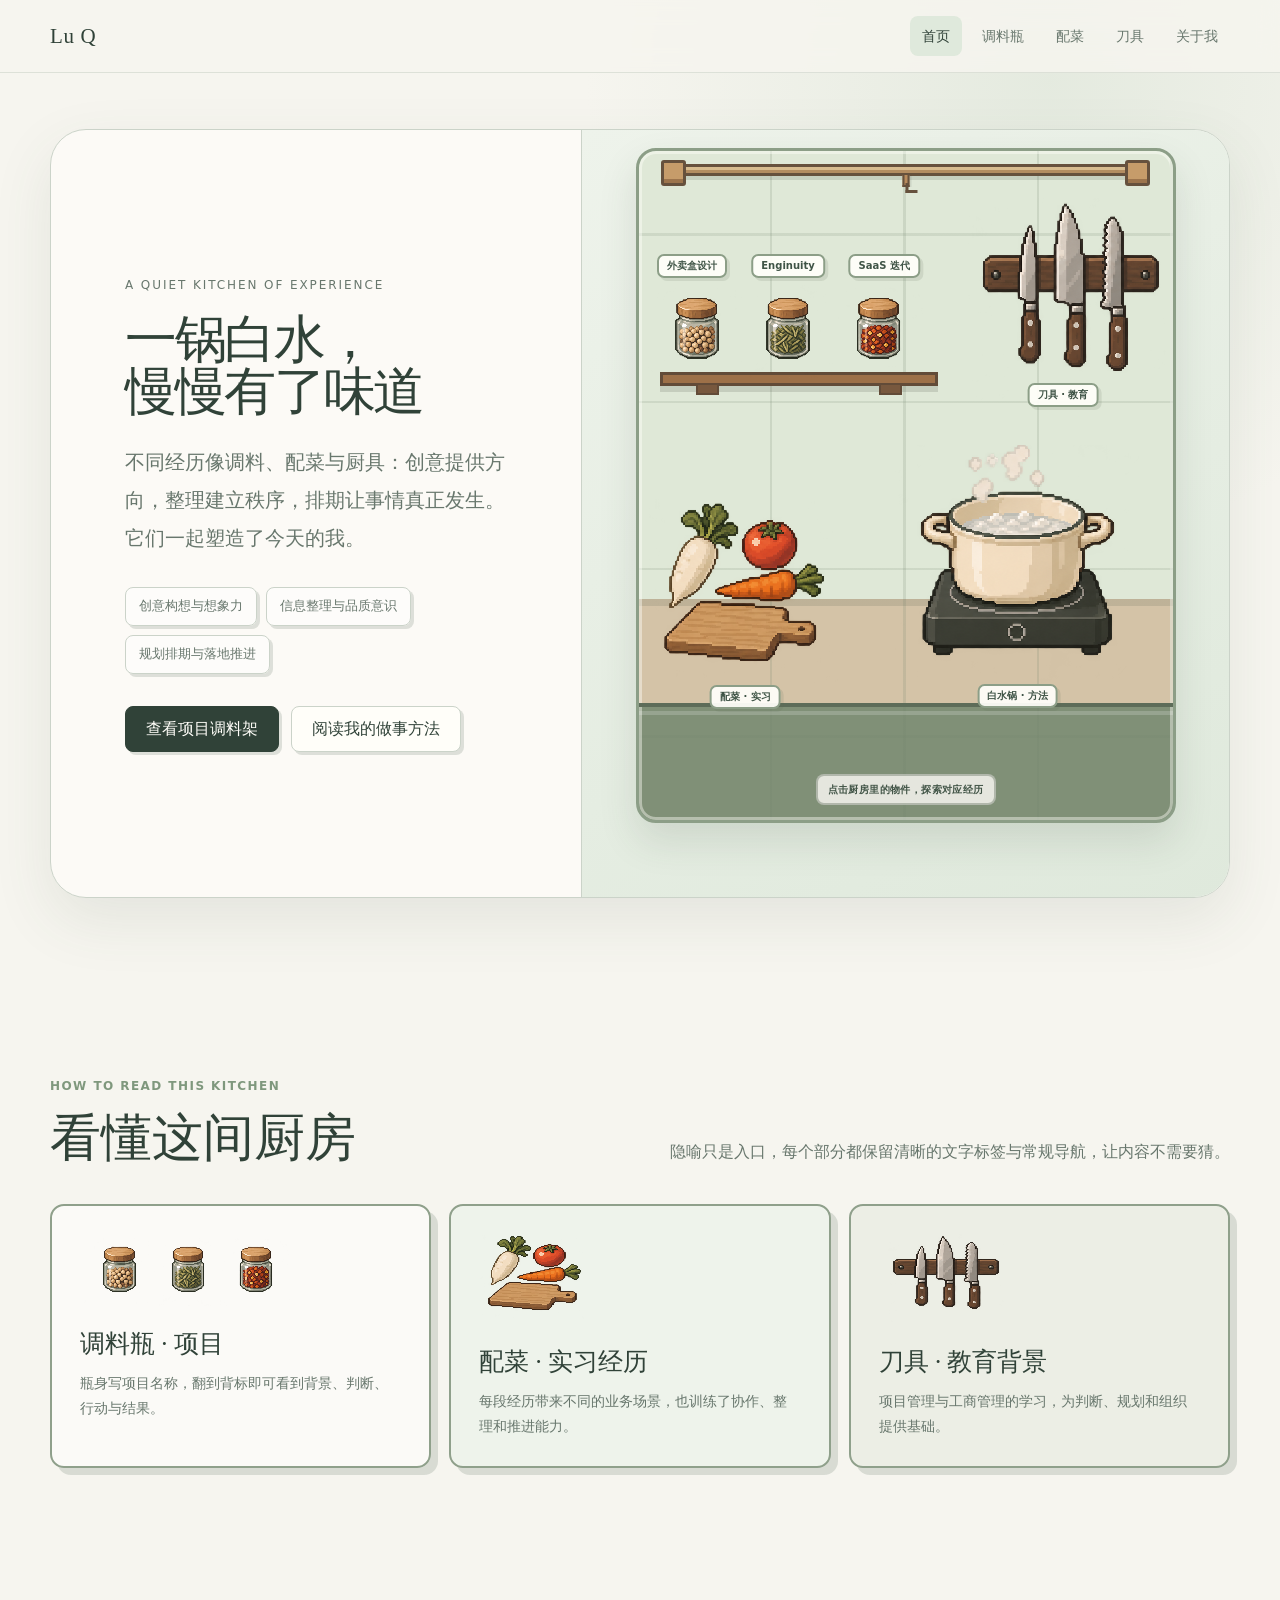
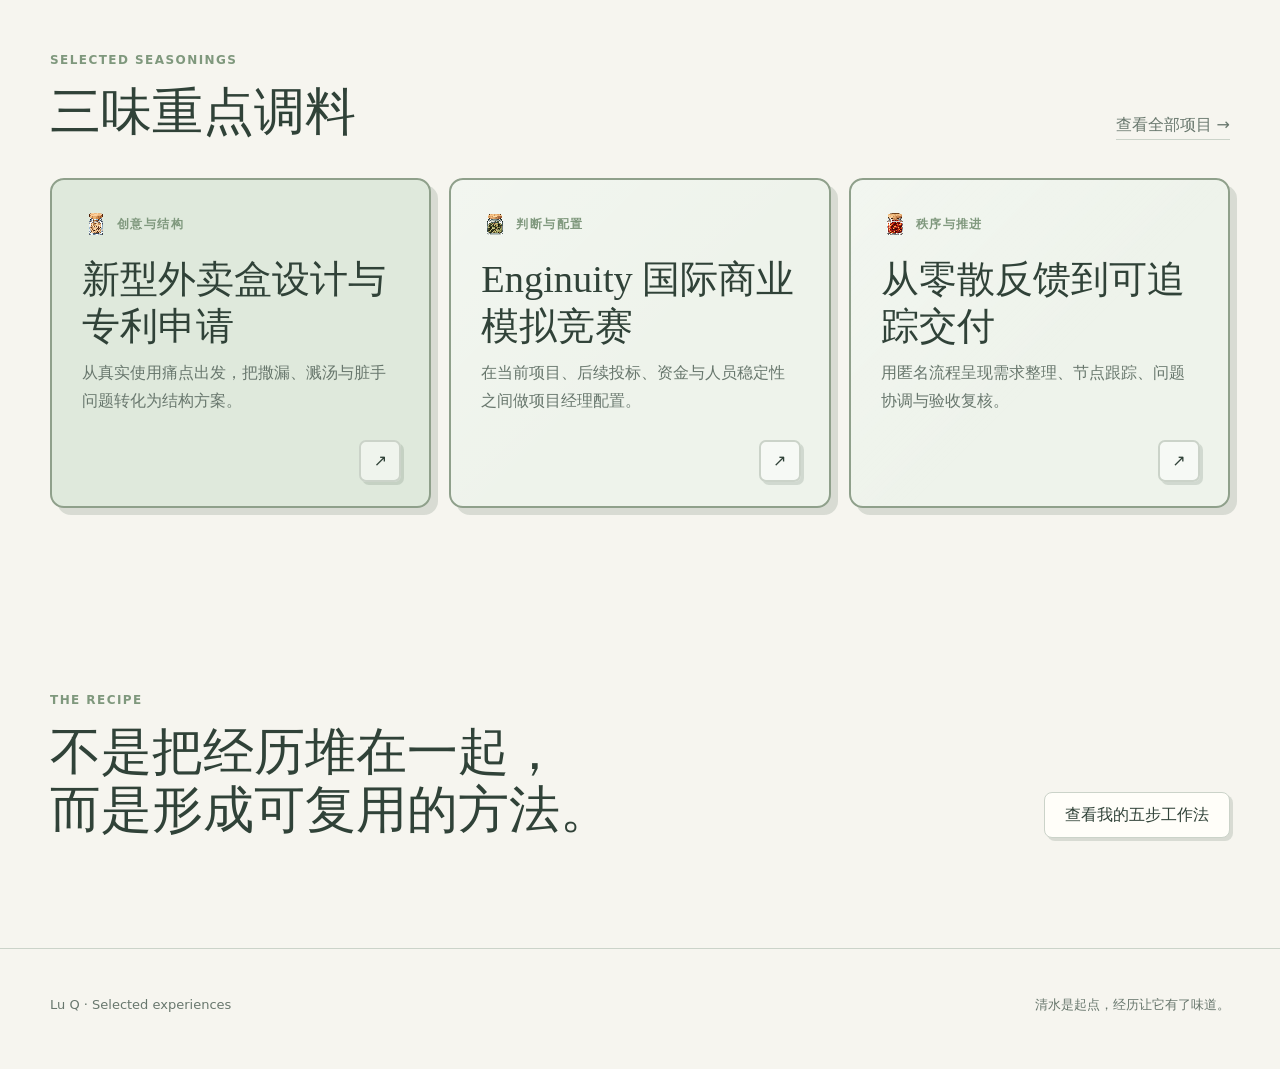
<file: index.html>
<!doctype html>
<html lang="zh-CN">
<head>
  <meta charset="utf-8">
  <meta name="viewport" content="width=device-width,initial-scale=1">
  <meta name="description" content="Lu Q 的个人作品集：创意构想、信息整理与项目推进。">
  <title>Lu Q · 一锅白水，慢慢有了味道</title>
  <link rel="icon" href="assets/favicon.svg" type="image/svg+xml">
  <link rel="stylesheet" href="assets/styles.css?v=20261102-scroll4">
</head>
<body>
  <a class="skip-link" href="#main">跳到主要内容</a>
  <header class="site-header">
    <div class="shell nav-wrap">
      <a class="brand" href="index.html">Lu Q</a>
      <nav class="nav" aria-label="主导航">
        <a href="index.html" aria-current="page">首页</a>
        <a href="projects.html">调料瓶</a>
        <a href="experience.html">配菜</a>
        <a href="education.html">刀具</a>
        <a href="about.html">关于我</a>
      </nav>
    </div>
  </header>

  <main id="main">
    <section class="home-hero">
      <div class="shell hero-panel">
        <div class="hero-copy">
          <p class="eyebrow">A quiet kitchen of experience</p>
          <h1 class="display">一锅白水，<br>慢慢有了味道</h1>
          <p class="lead">不同经历像调料、配菜与厨具：创意提供方向，整理建立秩序，排期让事情真正发生。它们一起塑造了今天的我。</p>
          <div class="trait-list" aria-label="个人特点">
            <span class="trait">创意构想与想象力</span>
            <span class="trait">信息整理与品质意识</span>
            <span class="trait">规划排期与落地推进</span>
          </div>
          <div class="actions">
            <a class="button primary" href="projects.html">查看项目调料架</a>
            <a class="button" href="about.html">阅读我的做事方法</a>
          </div>
        </div>

        <div class="kitchen-scene" aria-label="可以点击探索的像素厨房">
          <div class="pixel-kitchen">
            <div class="contact-scroll" data-contact-scroll>
              <button class="contact-scroll-trigger" type="button" aria-expanded="false" aria-controls="contact-scroll-sheet">
                <span class="contact-scroll-rod" aria-hidden="true"></span>
                <span class="contact-scroll-hook" aria-hidden="true"></span>
                <span class="visually-hidden">展开个人联系方式</span>
              </button>
              <div class="contact-scroll-sheet" id="contact-scroll-sheet" aria-label="个人联系方式">
                <div class="contact-scroll-paper">
                  <p class="contact-scroll-kicker">个人信息</p>
                  <div class="contact-scroll-content">
                    <dl>
                      <div><dt>姓名：</dt><dd>齐璐</dd></div>
                      <div><dt>邮箱：</dt><dd><a href="mailto:potatooo5@163.com">potatooo5@163.com</a></dd></div>
                      <div><dt>电话：</dt><dd><a href="tel:+8615531969280">155 3196 9280</a></dd></div>
                    </dl>
                    <img class="pixel-chef-hat" src="assets/chef-hat-pixel-v1.png?v=1" alt="" aria-hidden="true">
                  </div>
                  <p class="contact-scroll-note">将经历整理成方法，也把想法推进到下一步。</p>
                </div>
              </div>
            </div>
            <div class="pixel-shelf" aria-hidden="true"></div>
            <a class="pixel-object jar-one" href="project-food-box.html" aria-label="打开外卖盒设计与专利申请项目">
              <span class="pixel-sprite sprite-jar-one" aria-hidden="true"></span><span class="object-label">外卖盒设计</span>
            </a>
            <a class="pixel-object jar-two" href="project-enginuity.html" aria-label="打开 Enginuity 国际商业模拟竞赛项目">
              <span class="pixel-sprite sprite-jar-two" aria-hidden="true"></span><span class="object-label">Enginuity</span>
            </a>
            <a class="pixel-object jar-three" href="project-saas.html" aria-label="打开匿名 SaaS 迭代项目">
              <span class="pixel-sprite sprite-jar-three" aria-hidden="true"></span><span class="object-label">SaaS 迭代</span>
            </a>
            <a class="pixel-object knife-rack" href="education.html" aria-label="查看教育背景">
              <span class="pixel-sprite sprite-knives" aria-hidden="true"></span><span class="object-label">刀具 · 教育</span>
            </a>
            <a class="pixel-object ingredients" href="experience.html" aria-label="查看实习经历">
              <span class="pixel-sprite sprite-ingredients" aria-hidden="true"></span><span class="object-label">配菜 · 实习</span>
            </a>
            <a class="pixel-object simmer-pot" href="about.html" aria-label="查看我的做事方法">
              <span class="pixel-sprite sprite-pot" aria-hidden="true"></span><span class="object-label">白水锅 · 方法</span>
            </a>
            <p class="pixel-hint">点击厨房里的物件，探索对应经历</p>
          </div>
        </div>
      </div>
    </section>

    <section class="content-section compact">
      <div class="shell">
        <div class="section-head reveal">
          <div><p class="kicker">How to read this kitchen</p><h2 class="section-title">看懂这间厨房</h2></div>
          <p class="section-note">隐喻只是入口，每个部分都保留清晰的文字标签与常规导航，让内容不需要猜。</p>
        </div>
        <div class="metaphor-grid">
          <article class="metaphor-card reveal">
            <div class="metaphor-icon pixel-metaphor pixel-metaphor-jars" aria-hidden="true"></div>
            <h3>调料瓶 · 项目</h3>
            <p>瓶身写项目名称，翻到背标即可看到背景、判断、行动与结果。</p>
          </article>
          <article class="metaphor-card reveal">
            <div class="metaphor-icon pixel-metaphor pixel-metaphor-ingredients" aria-hidden="true"></div>
            <h3>配菜 · 实习经历</h3>
            <p>每段经历带来不同的业务场景，也训练了协作、整理和推进能力。</p>
          </article>
          <article class="metaphor-card reveal">
            <div class="metaphor-icon pixel-metaphor pixel-metaphor-knives" aria-hidden="true"></div>
            <h3>刀具 · 教育背景</h3>
            <p>项目管理与工商管理的学习，为判断、规划和组织提供基础。</p>
          </article>
        </div>
      </div>
    </section>

    <section class="content-section">
      <div class="shell">
        <div class="section-head reveal">
          <div><p class="kicker">Selected seasonings</p><h2 class="section-title">三味重点调料</h2></div>
          <a class="section-link" href="projects.html">查看全部项目 →</a>
        </div>
        <div class="featured-grid">
          <a class="feature-card large reveal" href="project-food-box.html">
            <span class="kicker feature-kicker"><i class="mini-spice-icon mini-spice-one" aria-hidden="true"></i>创意与结构</span>
            <h3>新型外卖盒设计与专利申请</h3>
            <p>从真实使用痛点出发，把撒漏、溅汤与脏手问题转化为结构方案。</p>
            <span class="arrow">↗</span>
          </a>
          <a class="feature-card reveal" href="project-enginuity.html">
            <span class="kicker feature-kicker"><i class="mini-spice-icon mini-spice-two" aria-hidden="true"></i>判断与配置</span>
            <h3>Enginuity 国际商业模拟竞赛</h3>
            <p>在当前项目、后续投标、资金与人员稳定性之间做项目经理配置。</p>
            <span class="arrow">↗</span>
          </a>
          <a class="feature-card reveal" href="project-saas.html">
            <span class="kicker feature-kicker"><i class="mini-spice-icon mini-spice-three" aria-hidden="true"></i>秩序与推进</span>
            <h3>从零散反馈到可追踪交付</h3>
            <p>用匿名流程呈现需求整理、节点跟踪、问题协调与验收复核。</p>
            <span class="arrow">↗</span>
          </a>
        </div>
      </div>
    </section>

    <section class="content-section compact">
      <div class="shell section-head reveal">
        <div><p class="kicker">The recipe</p><h2 class="section-title">不是把经历堆在一起，<br>而是形成可复用的方法。</h2></div>
        <a class="button" href="about.html">查看我的五步工作法</a>
      </div>
    </section>
  </main>

  <footer class="site-footer">
    <div class="shell footer-row"><span>Lu Q · Selected experiences</span><span>清水是起点，经历让它有了味道。</span></div>
  </footer>
  <script src="assets/site.js?v=20261102-scroll4" defer></script>
</body>
</html>
</file>
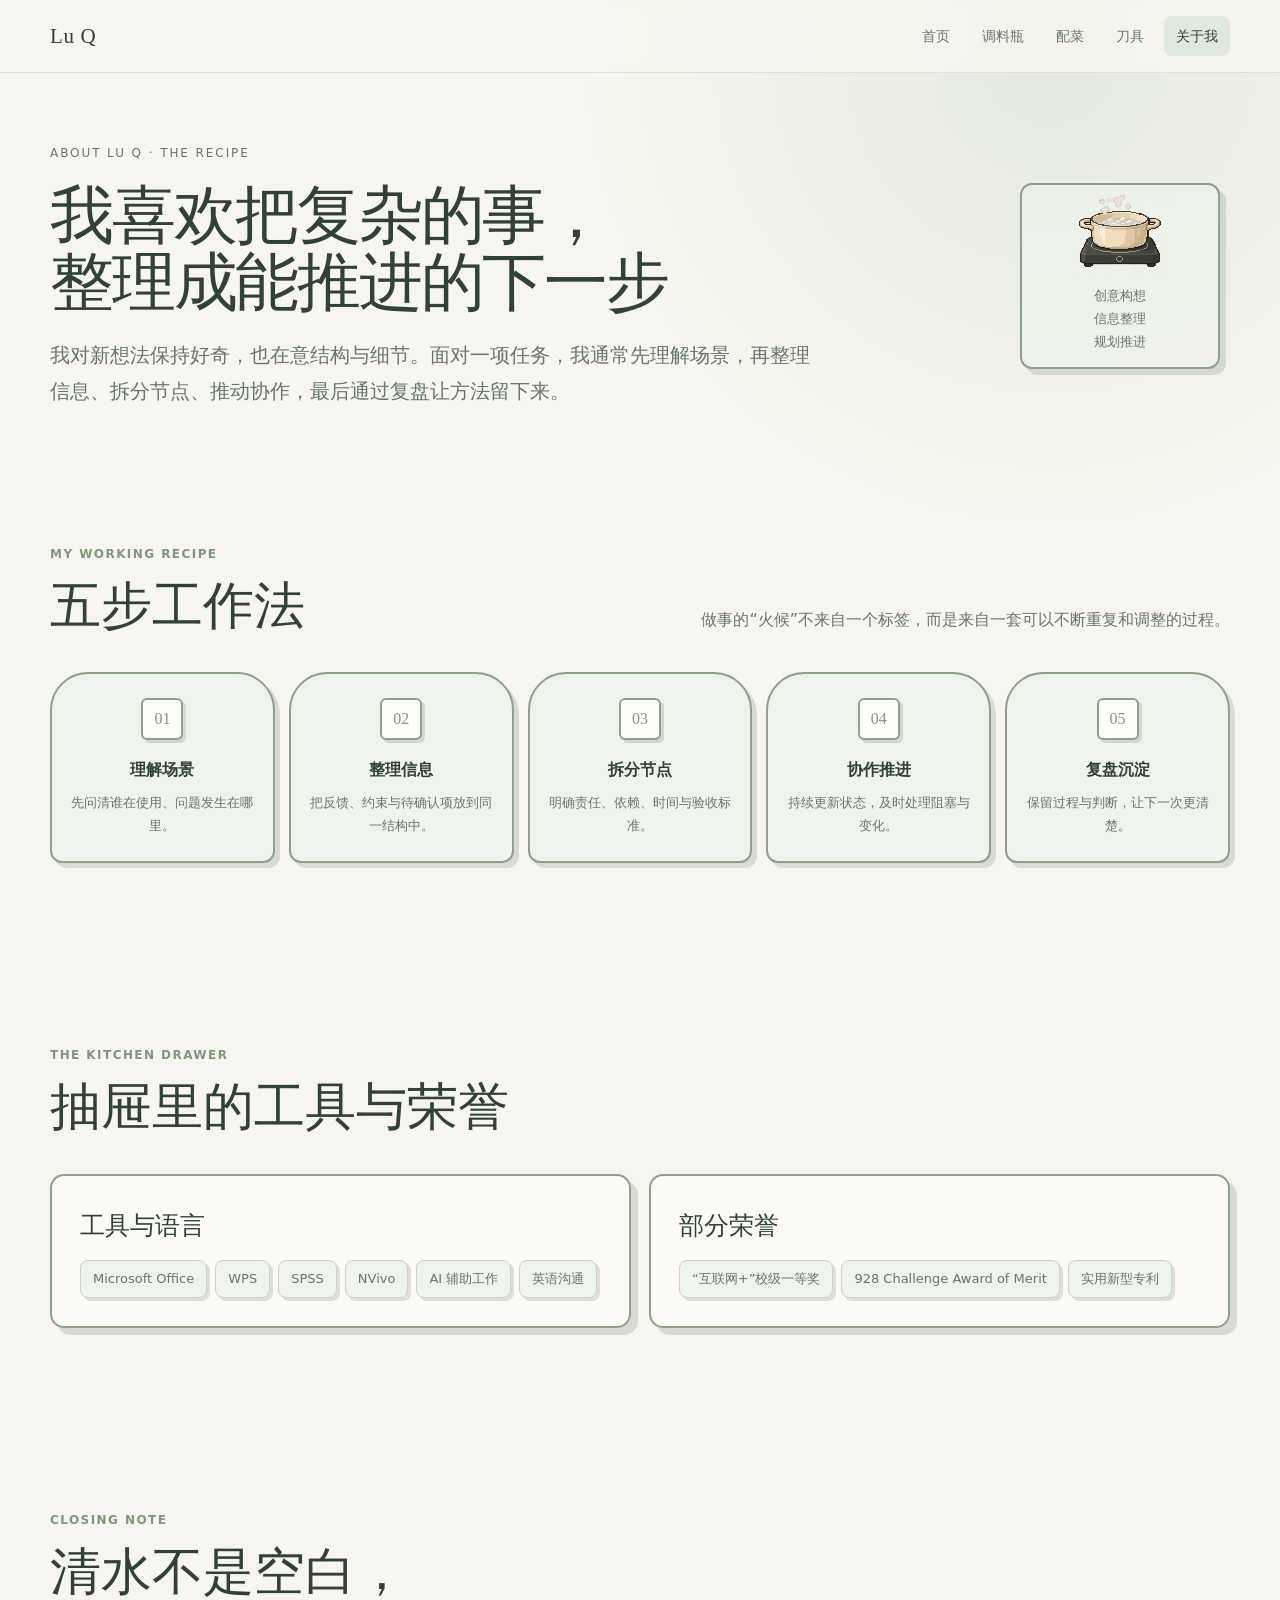
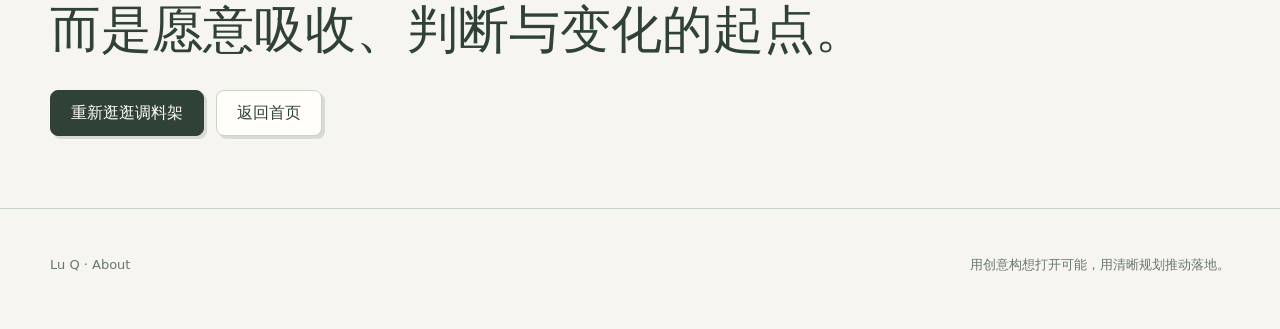
<file: about.html>
<!doctype html>
<html lang="zh-CN">
<head>
  <meta charset="utf-8"><meta name="viewport" content="width=device-width,initial-scale=1">
  <meta name="description" content="关于 Lu Q：创意构想、信息整理与项目推进。">
  <title>关于我 · Lu Q</title>
  <link rel="icon" href="assets/favicon.svg" type="image/svg+xml"><link rel="stylesheet" href="assets/styles.css">
</head>
<body>
  <a class="skip-link" href="#main">跳到主要内容</a>
  <header class="site-header"><div class="shell nav-wrap"><a class="brand" href="index.html">Lu Q</a><nav class="nav" aria-label="主导航"><a href="index.html">首页</a><a href="projects.html">调料瓶</a><a href="experience.html">配菜</a><a href="education.html">刀具</a><a href="about.html" aria-current="page">关于我</a></nav></div></header>
  <main id="main">
    <section class="page-hero">
      <div class="shell">
        <div><p class="eyebrow">About Lu Q · The recipe</p><h1 class="display medium">我喜欢把复杂的事，<br>整理成能推进的下一步</h1><p class="lead">我对新想法保持好奇，也在意结构与细节。面对一项任务，我通常先理解场景，再整理信息、拆分节点、推动协作，最后通过复盘让方法留下来。</p></div>
        <p class="page-index pixel-page-index pixel-index-pot">创意构想<br>信息整理<br>规划推进</p>
      </div>
    </section>

    <section class="content-section compact">
      <div class="shell">
        <div class="section-head reveal"><div><p class="kicker">My working recipe</p><h2 class="section-title">五步工作法</h2></div><p class="section-note">做事的“火候”不来自一个标签，而是来自一套可以不断重复和调整的过程。</p></div>
        <div class="recipe-grid">
          <article class="recipe-step reveal"><span>01</span><h3>理解场景</h3><p>先问清谁在使用、问题发生在哪里。</p></article>
          <article class="recipe-step reveal"><span>02</span><h3>整理信息</h3><p>把反馈、约束与待确认项放到同一结构中。</p></article>
          <article class="recipe-step reveal"><span>03</span><h3>拆分节点</h3><p>明确责任、依赖、时间与验收标准。</p></article>
          <article class="recipe-step reveal"><span>04</span><h3>协作推进</h3><p>持续更新状态，及时处理阻塞与变化。</p></article>
          <article class="recipe-step reveal"><span>05</span><h3>复盘沉淀</h3><p>保留过程与判断，让下一次更清楚。</p></article>
        </div>
      </div>
    </section>

    <section class="content-section">
      <div class="shell">
        <div class="section-head reveal"><div><p class="kicker">The kitchen drawer</p><h2 class="section-title">抽屉里的工具与荣誉</h2></div></div>
        <div class="drawer">
          <article class="drawer-card reveal"><h3>工具与语言</h3><div class="chip-row"><span class="chip">Microsoft Office</span><span class="chip">WPS</span><span class="chip">SPSS</span><span class="chip">NVivo</span><span class="chip">AI 辅助工作</span><span class="chip">英语沟通</span></div></article>
          <article class="drawer-card reveal"><h3>部分荣誉</h3><div class="chip-row"><span class="chip">“互联网+”校级一等奖</span><span class="chip">928 Challenge Award of Merit</span><span class="chip">实用新型专利</span></div></article>
        </div>
      </div>
    </section>

    <section class="content-section compact"><div class="shell reveal"><p class="kicker">Closing note</p><h2 class="section-title">清水不是空白，<br>而是愿意吸收、判断与变化的起点。</h2><div class="actions"><a class="button primary" href="projects.html">重新逛逛调料架</a><a class="button" href="index.html">返回首页</a></div></div></section>
  </main>
  <footer class="site-footer"><div class="shell footer-row"><span>Lu Q · About</span><span>用创意构想打开可能，用清晰规划推动落地。</span></div></footer>
  <script src="assets/site.js" defer></script>
</body>
</html>
</file>
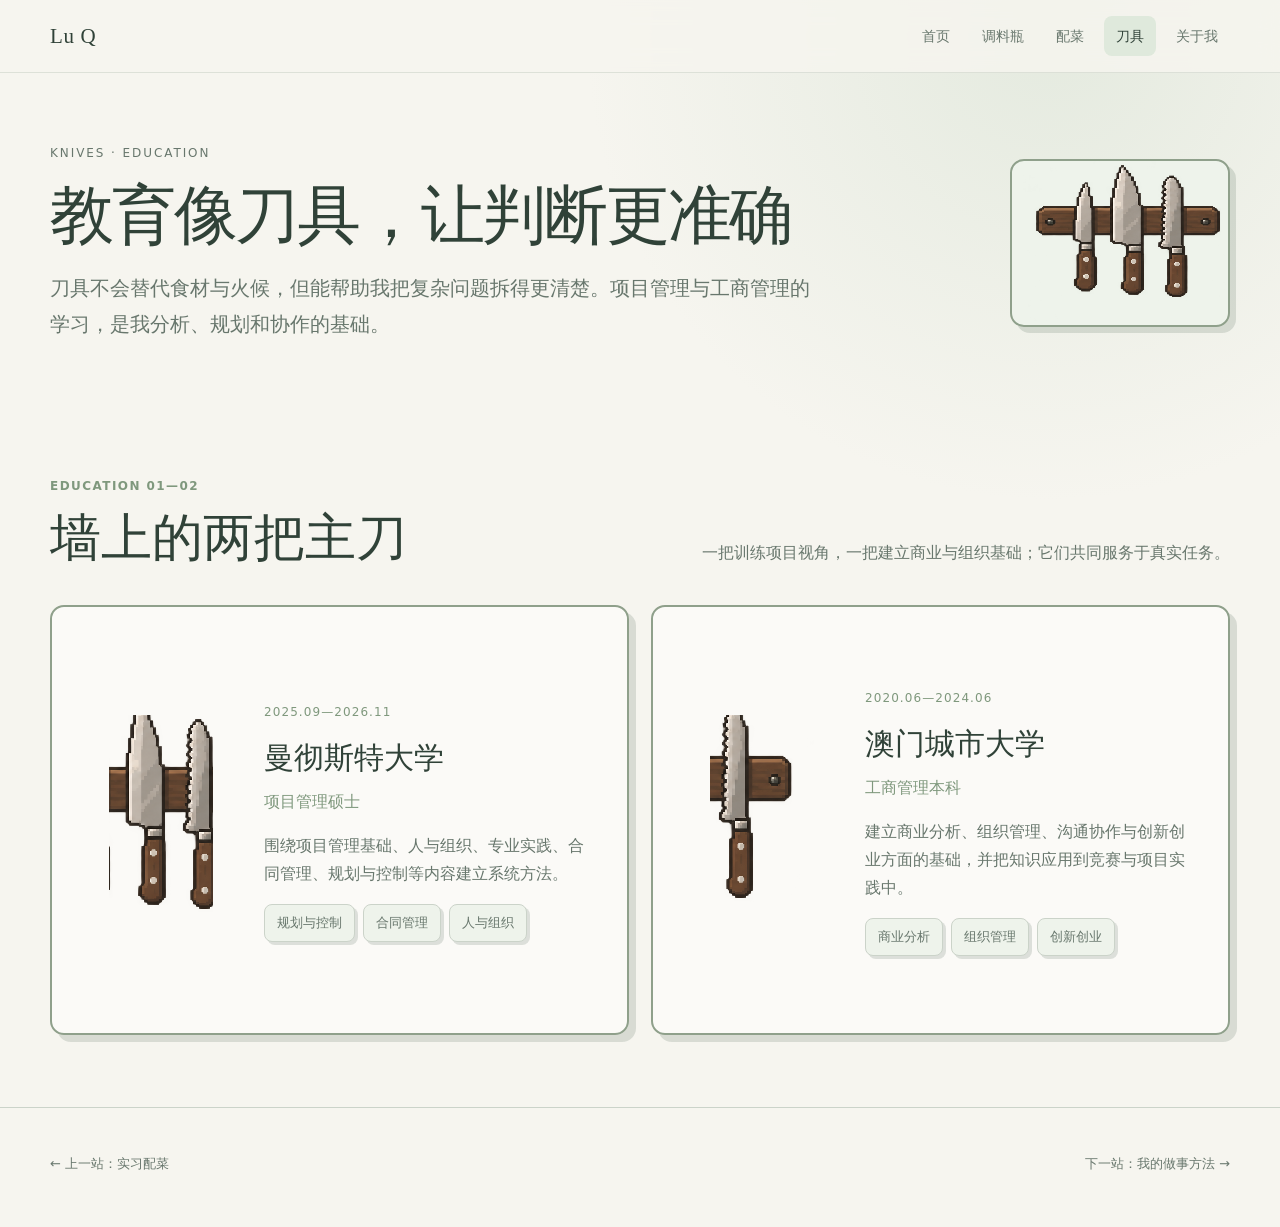
<file: education.html>
<!doctype html>
<html lang="zh-CN">
<head>
  <meta charset="utf-8"><meta name="viewport" content="width=device-width,initial-scale=1">
  <meta name="description" content="Lu Q 的教育背景：项目管理与工商管理。">
  <title>教育刀具 · Lu Q</title>
  <link rel="icon" href="assets/favicon.svg" type="image/svg+xml"><link rel="stylesheet" href="assets/styles.css">
</head>
<body>
  <a class="skip-link" href="#main">跳到主要内容</a>
  <header class="site-header"><div class="shell nav-wrap"><a class="brand" href="index.html">Lu Q</a><nav class="nav" aria-label="主导航"><a href="index.html">首页</a><a href="projects.html">调料瓶</a><a href="experience.html">配菜</a><a href="education.html" aria-current="page">刀具</a><a href="about.html">关于我</a></nav></div></header>
  <main id="main">
    <section class="page-hero knife-page-hero">
      <div class="shell">
        <div><p class="eyebrow">Knives · Education</p><h1 class="display medium">教育像刀具，让判断更准确</h1><p class="lead">刀具不会替代食材与火候，但能帮助我把复杂问题拆得更清楚。项目管理与工商管理的学习，是我分析、规划和协作的基础。</p></div>
        <div class="wall-knife-set" aria-label="三把挂在墙上的简约刀具"><i></i><i></i><i></i></div>
      </div>
    </section>

    <section class="content-section compact">
      <div class="shell">
        <div class="section-head reveal"><div><p class="kicker">Education 01—02</p><h2 class="section-title">墙上的两把主刀</h2></div><p class="section-note">一把训练项目视角，一把建立商业与组织基础；它们共同服务于真实任务。</p></div>
        <div class="knife-education-grid">
          <article class="education-knife-card reveal">
            <div class="knife-illustration long" aria-hidden="true"></div>
            <div><span class="period">2025.09—2026.11</span><h2>曼彻斯特大学</h2><h3>项目管理硕士</h3><p>围绕项目管理基础、人与组织、专业实践、合同管理、规划与控制等内容建立系统方法。</p><div class="chip-row"><span class="chip">规划与控制</span><span class="chip">合同管理</span><span class="chip">人与组织</span></div></div>
          </article>
          <article class="education-knife-card reveal">
            <div class="knife-illustration short" aria-hidden="true"></div>
            <div><span class="period">2020.06—2024.06</span><h2>澳门城市大学</h2><h3>工商管理本科</h3><p>建立商业分析、组织管理、沟通协作与创新创业方面的基础，并把知识应用到竞赛与项目实践中。</p><div class="chip-row"><span class="chip">商业分析</span><span class="chip">组织管理</span><span class="chip">创新创业</span></div></div>
          </article>
        </div>
      </div>
    </section>
  </main>
  <footer class="site-footer"><div class="shell footer-row"><a href="experience.html">← 上一站：实习配菜</a><a href="about.html">下一站：我的做事方法 →</a></div></footer>
  <script src="assets/site.js" defer></script>
</body>
</html>
</file>
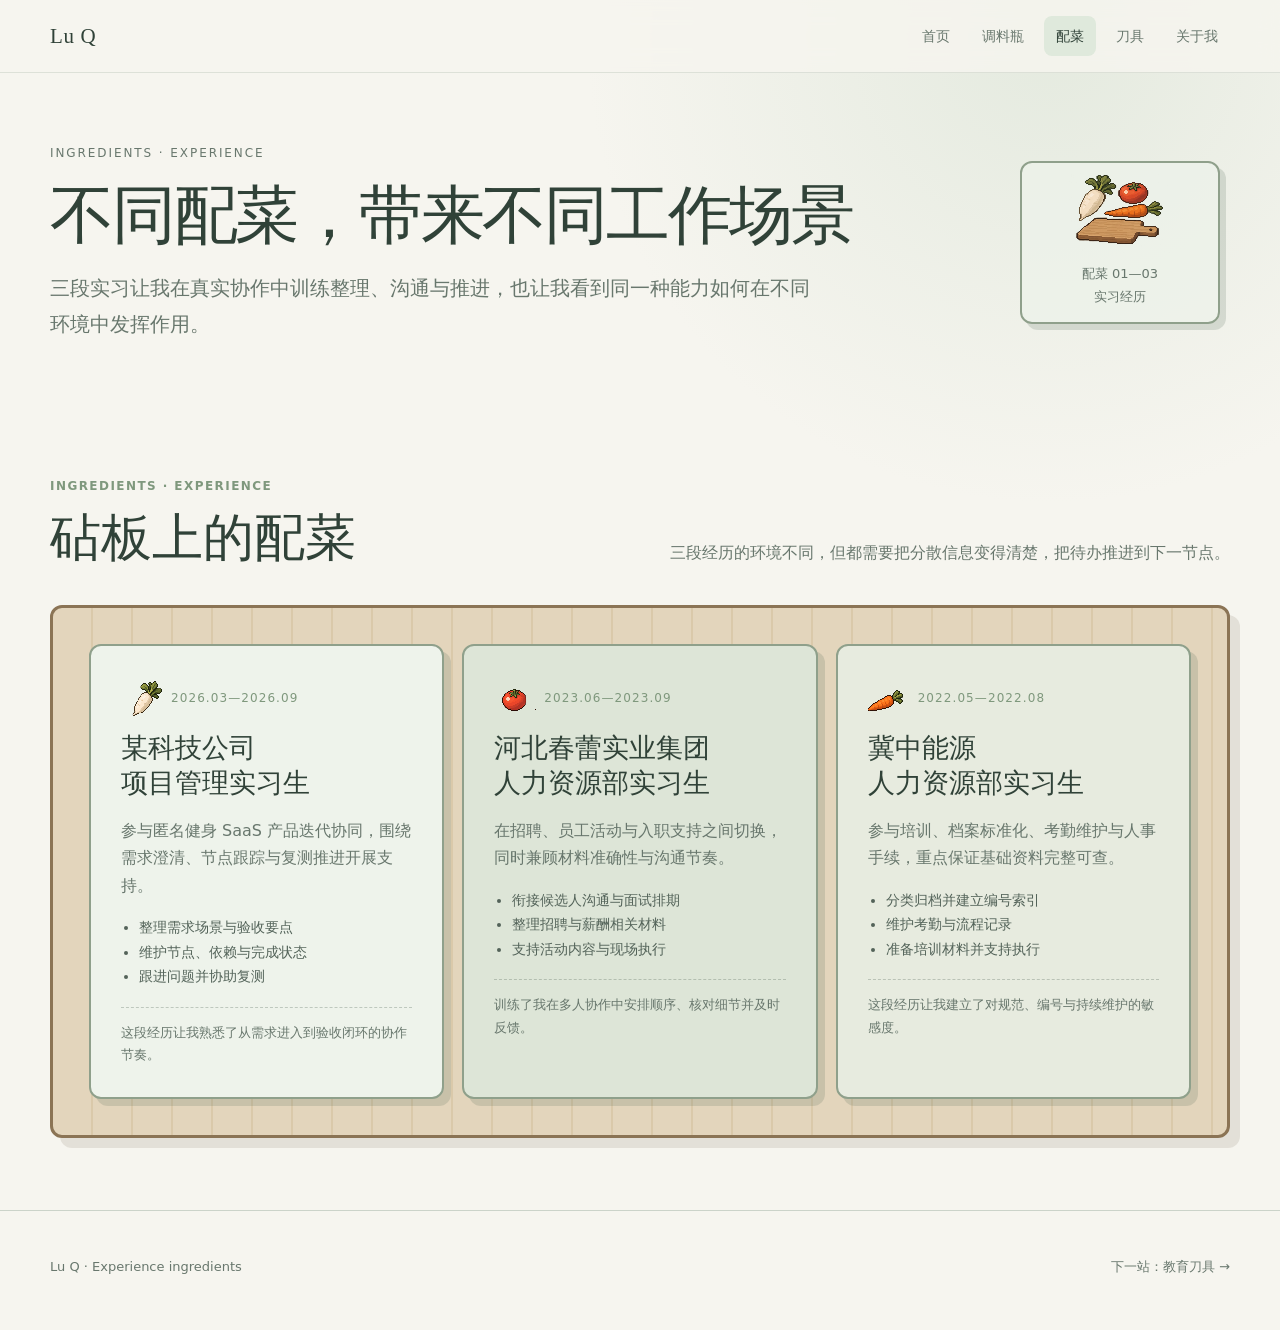
<file: experience.html>
<!doctype html>
<html lang="zh-CN">
<head>
  <meta charset="utf-8"><meta name="viewport" content="width=device-width,initial-scale=1">
  <meta name="description" content="Lu Q 的实习经历：不同场景带来的协作、整理与推进训练。">
  <title>实习配菜 · Lu Q</title>
  <link rel="icon" href="assets/favicon.svg" type="image/svg+xml"><link rel="stylesheet" href="assets/styles.css">
</head>
<body>
  <a class="skip-link" href="#main">跳到主要内容</a>
  <header class="site-header"><div class="shell nav-wrap"><a class="brand" href="index.html">Lu Q</a><nav class="nav" aria-label="主导航"><a href="index.html">首页</a><a href="projects.html">调料瓶</a><a href="experience.html" aria-current="page">配菜</a><a href="education.html">刀具</a><a href="about.html">关于我</a></nav></div></header>
  <main id="main">
    <section class="page-hero">
      <div class="shell">
        <div><p class="eyebrow">Ingredients · Experience</p><h1 class="display medium">不同配菜，带来不同工作场景</h1><p class="lead">三段实习让我在真实协作中训练整理、沟通与推进，也让我看到同一种能力如何在不同环境中发挥作用。</p></div>
        <p class="page-index pixel-page-index pixel-index-ingredients">配菜 01—03<br>实习经历</p>
      </div>
    </section>

    <section class="content-section compact">
      <div class="shell">
        <div class="section-head reveal"><div><p class="kicker">Ingredients · Experience</p><h2 class="section-title">砧板上的配菜</h2></div><p class="section-note">三段经历的环境不同，但都需要把分散信息变得清楚，把待办推进到下一节点。</p></div>
        <div class="prep-board">
          <div class="experience-grid">
            <article class="ingredient-card reveal">
              <div class="ingredient-meta"><i class="produce-icon peas" aria-hidden="true"></i><span class="period">2026.03—2026.09</span></div>
              <h2>某科技公司<br>项目管理实习生</h2>
              <p>参与匿名健身 SaaS 产品迭代协同，围绕需求澄清、节点跟踪与复测推进开展支持。</p>
              <ul><li>整理需求场景与验收要点</li><li>维护节点、依赖与完成状态</li><li>跟进问题并协助复测</li></ul>
              <p class="ingredient-note">这段经历让我熟悉了从需求进入到验收闭环的协作节奏。</p>
            </article>
            <article class="ingredient-card reveal">
              <div class="ingredient-meta"><i class="produce-icon tomato" aria-hidden="true"></i><span class="period">2023.06—2023.09</span></div>
              <h2>河北春蕾实业集团<br>人力资源部实习生</h2>
              <p>在招聘、员工活动与入职支持之间切换，同时兼顾材料准确性与沟通节奏。</p>
              <ul><li>衔接候选人沟通与面试排期</li><li>整理招聘与薪酬相关材料</li><li>支持活动内容与现场执行</li></ul>
              <p class="ingredient-note">训练了我在多人协作中安排顺序、核对细节并及时反馈。</p>
            </article>
            <article class="ingredient-card reveal">
              <div class="ingredient-meta"><i class="produce-icon carrot" aria-hidden="true"></i><span class="period">2022.05—2022.08</span></div>
              <h2>冀中能源<br>人力资源部实习生</h2>
              <p>参与培训、档案标准化、考勤维护与人事手续，重点保证基础资料完整可查。</p>
              <ul><li>分类归档并建立编号索引</li><li>维护考勤与流程记录</li><li>准备培训材料并支持执行</li></ul>
              <p class="ingredient-note">这段经历让我建立了对规范、编号与持续维护的敏感度。</p>
            </article>
          </div>
        </div>
      </div>
    </section>

  </main>
  <footer class="site-footer"><div class="shell footer-row"><span>Lu Q · Experience ingredients</span><a href="education.html">下一站：教育刀具 →</a></div></footer>
  <script src="assets/site.js" defer></script>
</body>
</html>
</file>
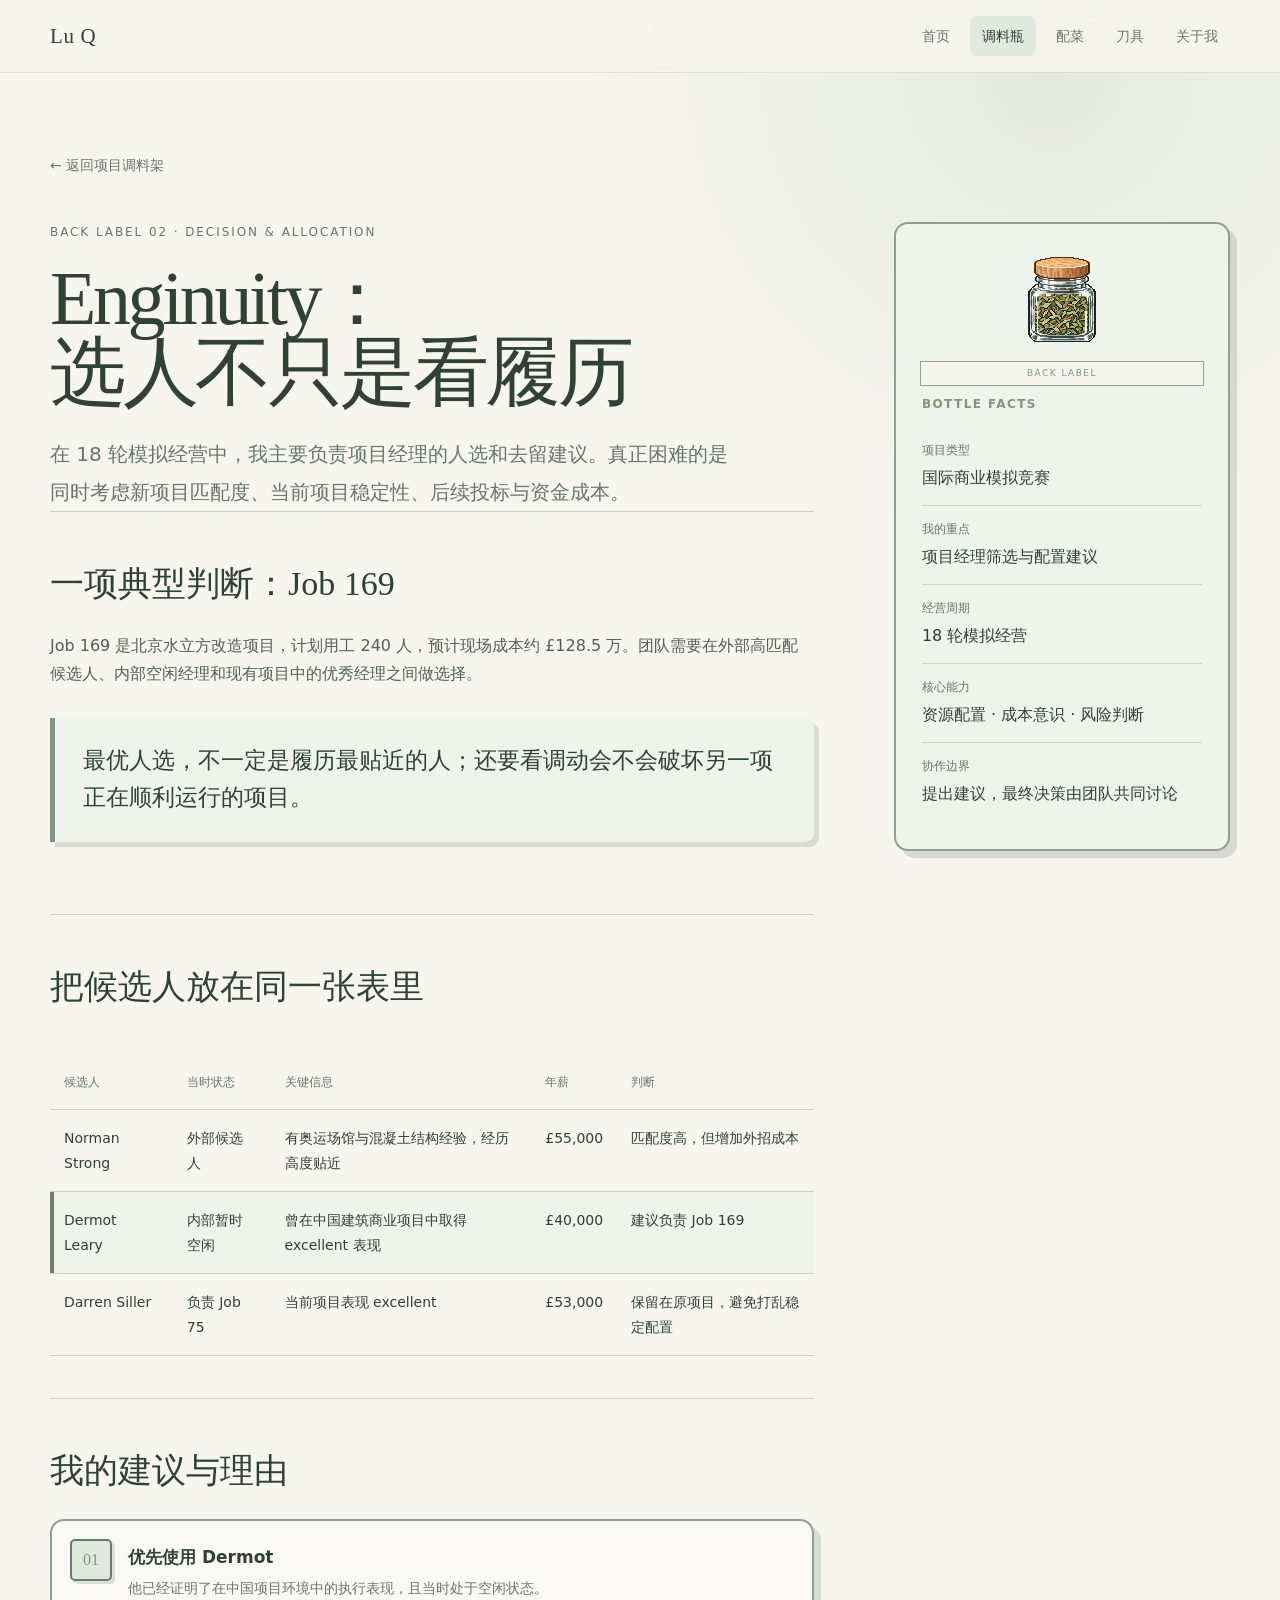
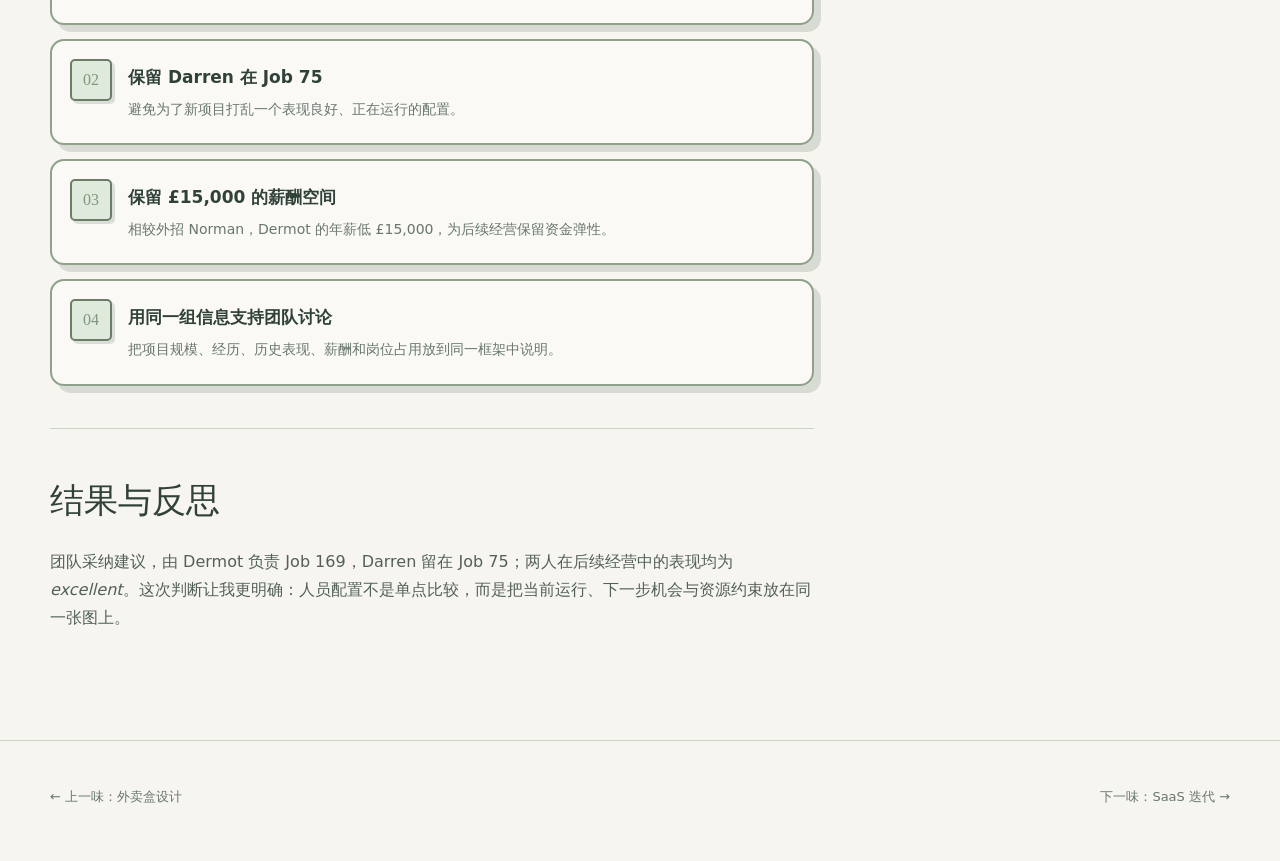
<file: project-enginuity.html>
<!doctype html>
<html lang="zh-CN">
<head>
  <meta charset="utf-8"><meta name="viewport" content="width=device-width,initial-scale=1">
  <meta name="description" content="Enginuity 国际商业模拟竞赛：项目经理筛选与资源配置案例。">
  <title>Enginuity 项目背标 · Lu Q</title>
  <link rel="icon" href="assets/favicon.svg" type="image/svg+xml"><link rel="stylesheet" href="assets/styles.css">
</head>
<body>
  <a class="skip-link" href="#main">跳到主要内容</a>
  <header class="site-header"><div class="shell nav-wrap"><a class="brand" href="index.html">Lu Q</a><nav class="nav" aria-label="主导航"><a href="index.html">首页</a><a href="projects.html" aria-current="page">调料瓶</a><a href="experience.html">配菜</a><a href="education.html">刀具</a><a href="about.html">关于我</a></nav></div></header>
  <main id="main" class="detail-hero project-detail detail-jar-two">
    <div class="shell">
      <a class="back-link" href="projects.html">← 返回项目调料架</a>
      <div class="detail-grid">
        <article>
          <p class="eyebrow">Back label 02 · Decision & allocation</p>
          <h1 class="display medium">Enginuity：<br>选人不只是看履历</h1>
          <p class="lead">在 18 轮模拟经营中，我主要负责项目经理的人选和去留建议。真正困难的是同时考虑新项目匹配度、当前项目稳定性、后续投标与资金成本。</p>

          <section class="detail-section">
            <h2>一项典型判断：Job 169</h2>
            <p>Job 169 是北京水立方改造项目，计划用工 240 人，预计现场成本约 £128.5 万。团队需要在外部高匹配候选人、内部空闲经理和现有项目中的优秀经理之间做选择。</p>
            <blockquote class="quote">最优人选，不一定是履历最贴近的人；还要看调动会不会破坏另一项正在顺利运行的项目。</blockquote>
          </section>

          <section class="detail-section">
            <h2>把候选人放在同一张表里</h2>
            <div style="overflow-x:auto">
              <table class="decision-table">
                <thead><tr><th>候选人</th><th>当时状态</th><th>关键信息</th><th>年薪</th><th>判断</th></tr></thead>
                <tbody>
                  <tr><td>Norman Strong</td><td>外部候选人</td><td>有奥运场馆与混凝土结构经验，经历高度贴近</td><td>£55,000</td><td>匹配度高，但增加外招成本</td></tr>
                  <tr class="recommended"><td>Dermot Leary</td><td>内部暂时空闲</td><td>曾在中国建筑商业项目中取得 excellent 表现</td><td>£40,000</td><td>建议负责 Job 169</td></tr>
                  <tr><td>Darren Siller</td><td>负责 Job 75</td><td>当前项目表现 excellent</td><td>£53,000</td><td>保留在原项目，避免打乱稳定配置</td></tr>
                </tbody>
              </table>
            </div>
          </section>

          <section class="detail-section">
            <h2>我的建议与理由</h2>
            <div class="process">
              <article class="process-step"><h3>优先使用 Dermot</h3><p>他已经证明了在中国项目环境中的执行表现，且当时处于空闲状态。</p></article>
              <article class="process-step"><h3>保留 Darren 在 Job 75</h3><p>避免为了新项目打乱一个表现良好、正在运行的配置。</p></article>
              <article class="process-step"><h3>保留 £15,000 的薪酬空间</h3><p>相较外招 Norman，Dermot 的年薪低 £15,000，为后续经营保留资金弹性。</p></article>
              <article class="process-step"><h3>用同一组信息支持团队讨论</h3><p>把项目规模、经历、历史表现、薪酬和岗位占用放到同一框架中说明。</p></article>
            </div>
          </section>

          <section class="detail-section">
            <h2>结果与反思</h2>
            <p>团队采纳建议，由 Dermot 负责 Job 169，Darren 留在 Job 75；两人在后续经营中的表现均为 <em>excellent</em>。这次判断让我更明确：人员配置不是单点比较，而是把当前运行、下一步机会与资源约束放在同一张图上。</p>
          </section>
        </article>

        <aside class="detail-aside" aria-label="项目摘要">
          <p class="kicker">Bottle facts</p>
          <dl>
            <div><dt>项目类型</dt><dd>国际商业模拟竞赛</dd></div>
            <div><dt>我的重点</dt><dd>项目经理筛选与配置建议</dd></div>
            <div><dt>经营周期</dt><dd>18 轮模拟经营</dd></div>
            <div><dt>核心能力</dt><dd>资源配置 · 成本意识 · 风险判断</dd></div>
            <div><dt>协作边界</dt><dd>提出建议，最终决策由团队共同讨论</dd></div>
          </dl>
        </aside>
      </div>
    </div>
  </main>
  <footer class="site-footer"><div class="shell footer-row"><a href="project-food-box.html">← 上一味：外卖盒设计</a><a href="project-saas.html">下一味：SaaS 迭代 →</a></div></footer>
  <script src="assets/site.js" defer></script>
</body>
</html>
</file>
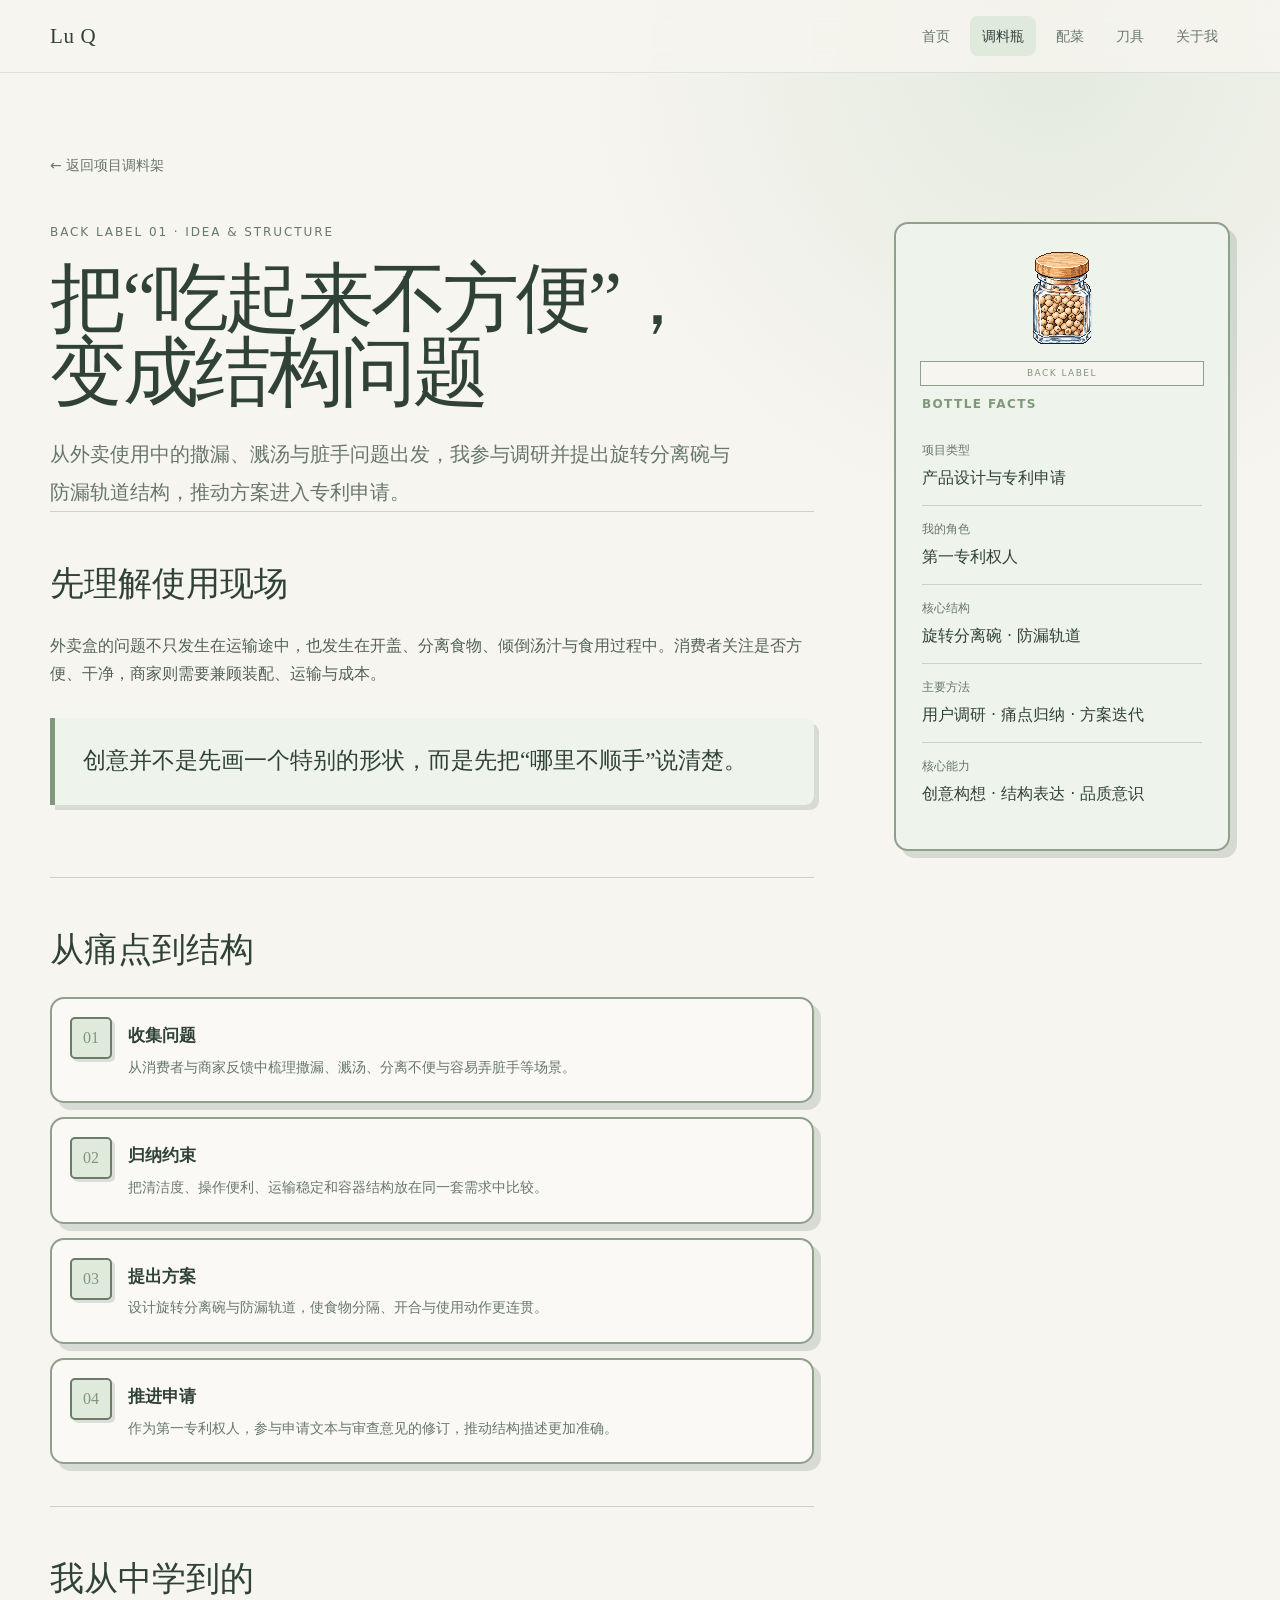
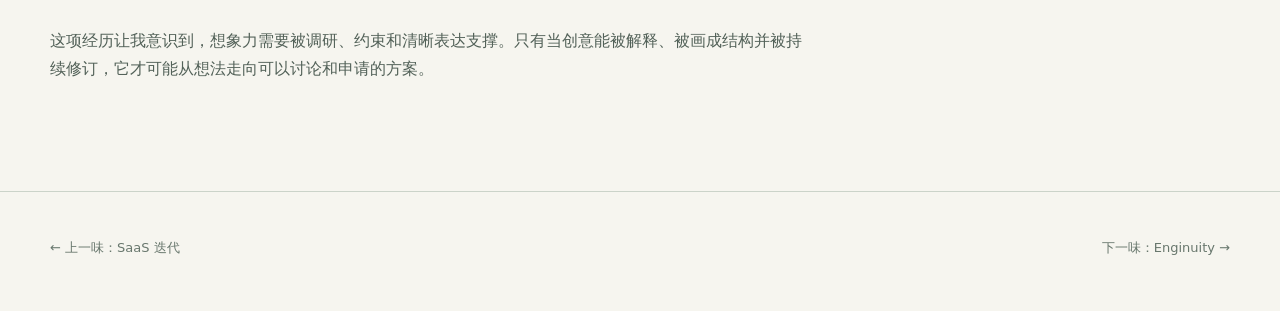
<file: project-food-box.html>
<!doctype html>
<html lang="zh-CN">
<head>
  <meta charset="utf-8"><meta name="viewport" content="width=device-width,initial-scale=1">
  <meta name="description" content="新型外卖盒设计与专利申请案例。">
  <title>外卖盒设计项目背标 · Lu Q</title>
  <link rel="icon" href="assets/favicon.svg" type="image/svg+xml"><link rel="stylesheet" href="assets/styles.css">
</head>
<body>
  <a class="skip-link" href="#main">跳到主要内容</a>
  <header class="site-header"><div class="shell nav-wrap"><a class="brand" href="index.html">Lu Q</a><nav class="nav" aria-label="主导航"><a href="index.html">首页</a><a href="projects.html" aria-current="page">调料瓶</a><a href="experience.html">配菜</a><a href="education.html">刀具</a><a href="about.html">关于我</a></nav></div></header>
  <main id="main" class="detail-hero project-detail detail-jar-one">
    <div class="shell">
      <a class="back-link" href="projects.html">← 返回项目调料架</a>
      <div class="detail-grid">
        <article>
          <p class="eyebrow">Back label 01 · Idea & structure</p>
          <h1 class="display medium">把“吃起来不方便”，<br>变成结构问题</h1>
          <p class="lead">从外卖使用中的撒漏、溅汤与脏手问题出发，我参与调研并提出旋转分离碗与防漏轨道结构，推动方案进入专利申请。</p>

          <section class="detail-section">
            <h2>先理解使用现场</h2>
            <p>外卖盒的问题不只发生在运输途中，也发生在开盖、分离食物、倾倒汤汁与食用过程中。消费者关注是否方便、干净，商家则需要兼顾装配、运输与成本。</p>
            <blockquote class="quote">创意并不是先画一个特别的形状，而是先把“哪里不顺手”说清楚。</blockquote>
          </section>

          <section class="detail-section">
            <h2>从痛点到结构</h2>
            <div class="process">
              <article class="process-step"><h3>收集问题</h3><p>从消费者与商家反馈中梳理撒漏、溅汤、分离不便与容易弄脏手等场景。</p></article>
              <article class="process-step"><h3>归纳约束</h3><p>把清洁度、操作便利、运输稳定和容器结构放在同一套需求中比较。</p></article>
              <article class="process-step"><h3>提出方案</h3><p>设计旋转分离碗与防漏轨道，使食物分隔、开合与使用动作更连贯。</p></article>
              <article class="process-step"><h3>推进申请</h3><p>作为第一专利权人，参与申请文本与审查意见的修订，推动结构描述更加准确。</p></article>
            </div>
          </section>

          <section class="detail-section">
            <h2>我从中学到的</h2>
            <p>这项经历让我意识到，想象力需要被调研、约束和清晰表达支撑。只有当创意能被解释、被画成结构并被持续修订，它才可能从想法走向可以讨论和申请的方案。</p>
          </section>
        </article>

        <aside class="detail-aside" aria-label="项目摘要">
          <p class="kicker">Bottle facts</p>
          <dl>
            <div><dt>项目类型</dt><dd>产品设计与专利申请</dd></div>
            <div><dt>我的角色</dt><dd>第一专利权人</dd></div>
            <div><dt>核心结构</dt><dd>旋转分离碗 · 防漏轨道</dd></div>
            <div><dt>主要方法</dt><dd>用户调研 · 痛点归纳 · 方案迭代</dd></div>
            <div><dt>核心能力</dt><dd>创意构想 · 结构表达 · 品质意识</dd></div>
          </dl>
        </aside>
      </div>
    </div>
  </main>
  <footer class="site-footer"><div class="shell footer-row"><a href="project-saas.html">← 上一味：SaaS 迭代</a><a href="project-enginuity.html">下一味：Enginuity →</a></div></footer>
  <script src="assets/site.js" defer></script>
</body>
</html>
</file>
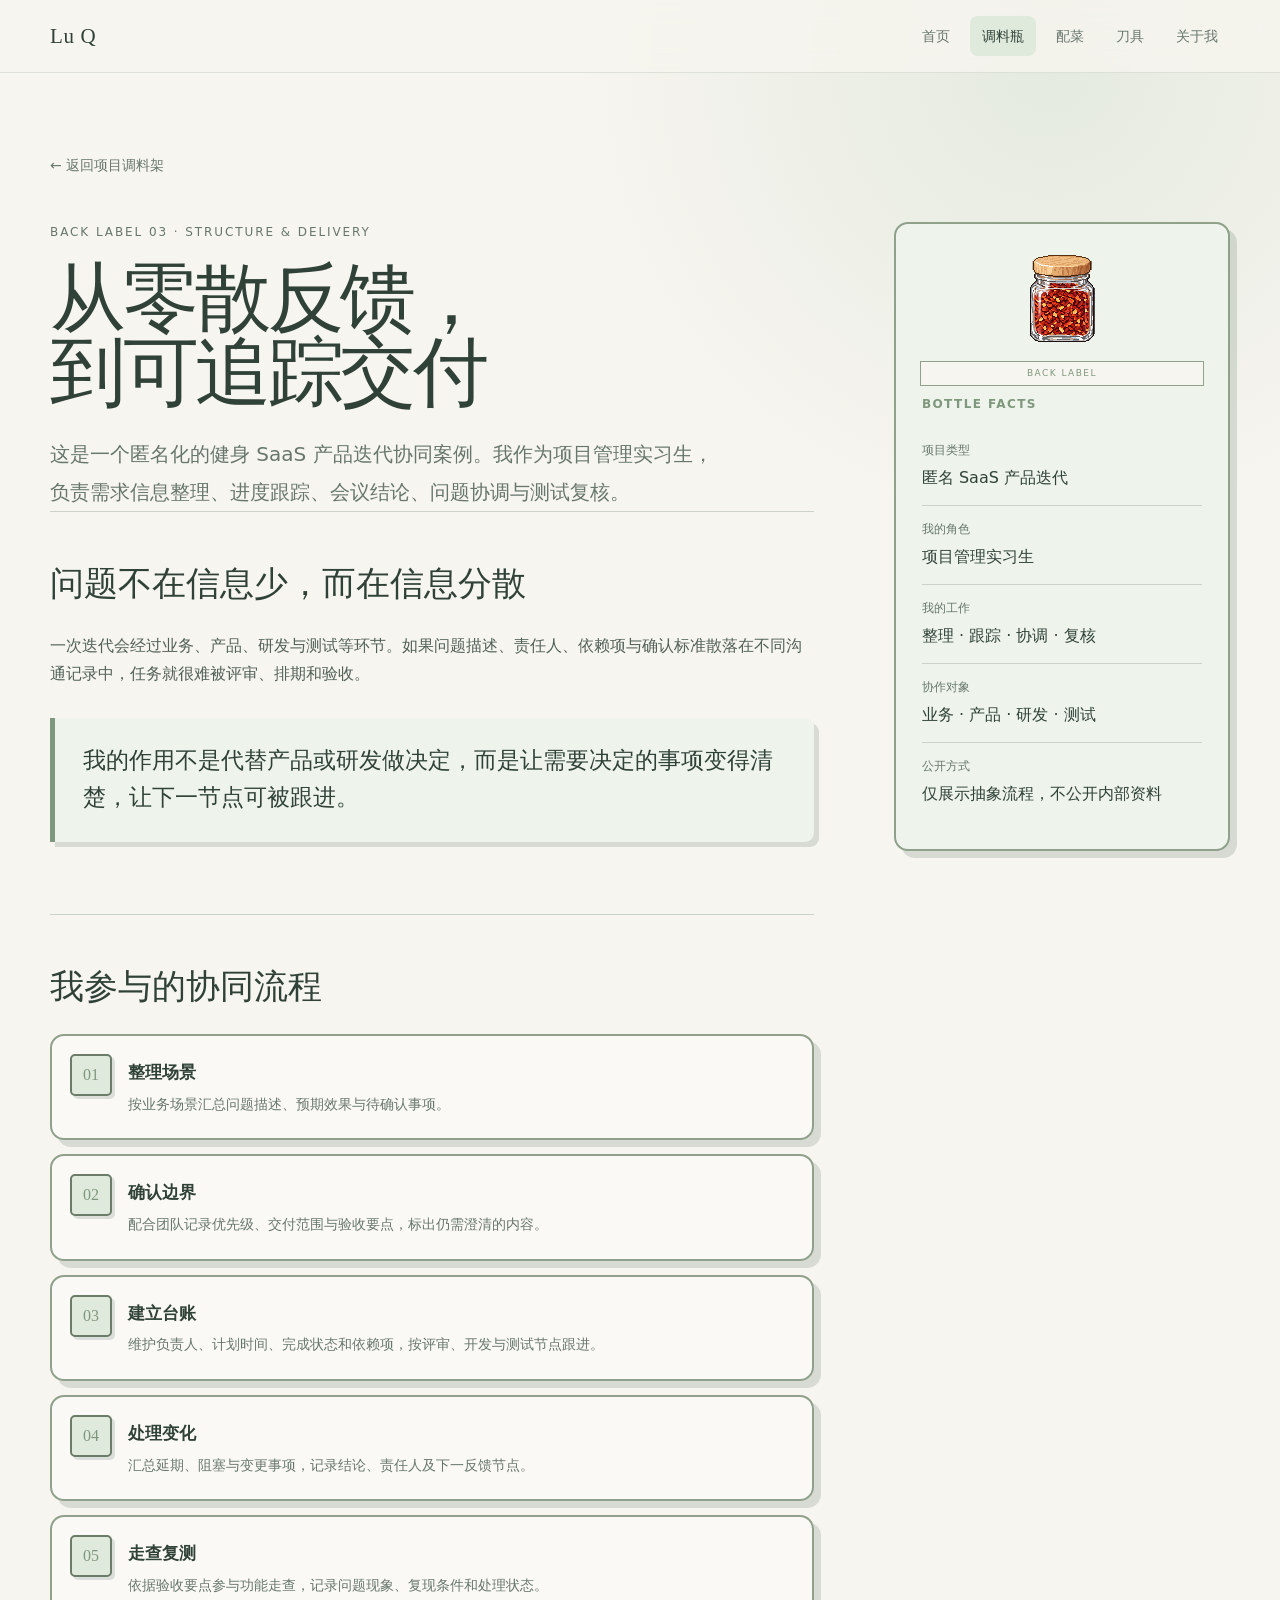
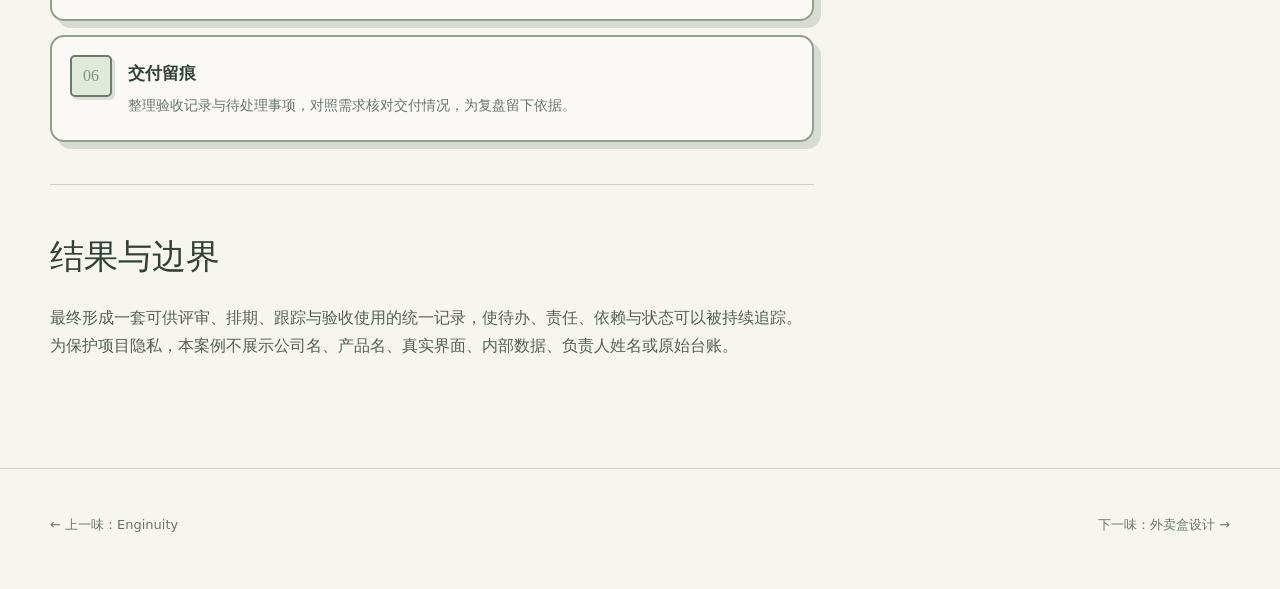
<file: project-saas.html>
<!doctype html>
<html lang="zh-CN">
<head>
  <meta charset="utf-8"><meta name="viewport" content="width=device-width,initial-scale=1">
  <meta name="description" content="匿名 SaaS 产品迭代协同：从零散反馈到可追踪交付。">
  <title>SaaS 迭代项目背标 · Lu Q</title>
  <link rel="icon" href="assets/favicon.svg" type="image/svg+xml"><link rel="stylesheet" href="assets/styles.css">
</head>
<body>
  <a class="skip-link" href="#main">跳到主要内容</a>
  <header class="site-header"><div class="shell nav-wrap"><a class="brand" href="index.html">Lu Q</a><nav class="nav" aria-label="主导航"><a href="index.html">首页</a><a href="projects.html" aria-current="page">调料瓶</a><a href="experience.html">配菜</a><a href="education.html">刀具</a><a href="about.html">关于我</a></nav></div></header>
  <main id="main" class="detail-hero project-detail detail-jar-three">
    <div class="shell">
      <a class="back-link" href="projects.html">← 返回项目调料架</a>
      <div class="detail-grid">
        <article>
          <p class="eyebrow">Back label 03 · Structure & delivery</p>
          <h1 class="display medium">从零散反馈，<br>到可追踪交付</h1>
          <p class="lead">这是一个匿名化的健身 SaaS 产品迭代协同案例。我作为项目管理实习生，负责需求信息整理、进度跟踪、会议结论、问题协调与测试复核。</p>

          <section class="detail-section">
            <h2>问题不在信息少，而在信息分散</h2>
            <p>一次迭代会经过业务、产品、研发与测试等环节。如果问题描述、责任人、依赖项与确认标准散落在不同沟通记录中，任务就很难被评审、排期和验收。</p>
            <blockquote class="quote">我的作用不是代替产品或研发做决定，而是让需要决定的事项变得清楚，让下一节点可被跟进。</blockquote>
          </section>

          <section class="detail-section">
            <h2>我参与的协同流程</h2>
            <div class="process">
              <article class="process-step"><h3>整理场景</h3><p>按业务场景汇总问题描述、预期效果与待确认事项。</p></article>
              <article class="process-step"><h3>确认边界</h3><p>配合团队记录优先级、交付范围与验收要点，标出仍需澄清的内容。</p></article>
              <article class="process-step"><h3>建立台账</h3><p>维护负责人、计划时间、完成状态和依赖项，按评审、开发与测试节点跟进。</p></article>
              <article class="process-step"><h3>处理变化</h3><p>汇总延期、阻塞与变更事项，记录结论、责任人及下一反馈节点。</p></article>
              <article class="process-step"><h3>走查复测</h3><p>依据验收要点参与功能走查，记录问题现象、复现条件和处理状态。</p></article>
              <article class="process-step"><h3>交付留痕</h3><p>整理验收记录与待处理事项，对照需求核对交付情况，为复盘留下依据。</p></article>
            </div>
          </section>

          <section class="detail-section">
            <h2>结果与边界</h2>
            <p>最终形成一套可供评审、排期、跟踪与验收使用的统一记录，使待办、责任、依赖与状态可以被持续追踪。为保护项目隐私，本案例不展示公司名、产品名、真实界面、内部数据、负责人姓名或原始台账。</p>
          </section>
        </article>

        <aside class="detail-aside" aria-label="项目摘要">
          <p class="kicker">Bottle facts</p>
          <dl>
            <div><dt>项目类型</dt><dd>匿名 SaaS 产品迭代</dd></div>
            <div><dt>我的角色</dt><dd>项目管理实习生</dd></div>
            <div><dt>我的工作</dt><dd>整理 · 跟踪 · 协调 · 复核</dd></div>
            <div><dt>协作对象</dt><dd>业务 · 产品 · 研发 · 测试</dd></div>
            <div><dt>公开方式</dt><dd>仅展示抽象流程，不公开内部资料</dd></div>
          </dl>
        </aside>
      </div>
    </div>
  </main>
  <footer class="site-footer"><div class="shell footer-row"><a href="project-enginuity.html">← 上一味：Enginuity</a><a href="project-food-box.html">下一味：外卖盒设计 →</a></div></footer>
  <script src="assets/site.js" defer></script>
</body>
</html>
</file>
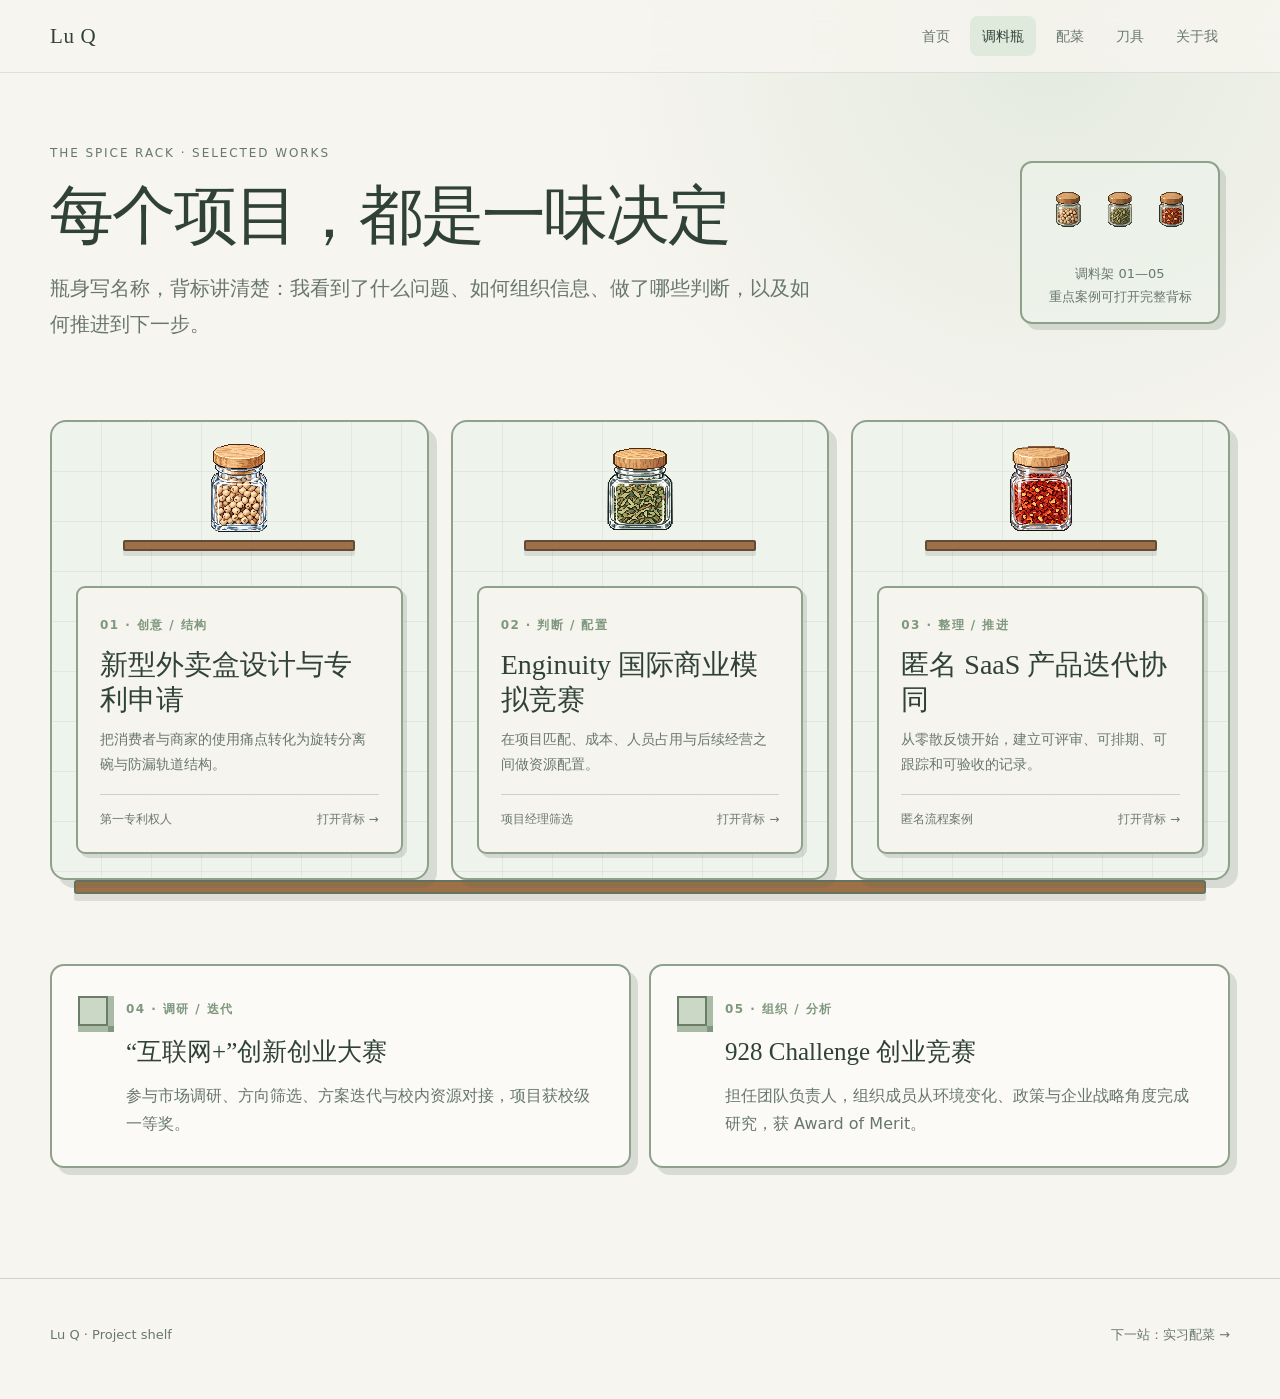
<file: projects.html>
<!doctype html>
<html lang="zh-CN">
<head>
  <meta charset="utf-8"><meta name="viewport" content="width=device-width,initial-scale=1">
  <meta name="description" content="Lu Q 的项目作品：创意设计、商业模拟与产品迭代。">
  <title>项目调料架 · Lu Q</title>
  <link rel="icon" href="assets/favicon.svg" type="image/svg+xml"><link rel="stylesheet" href="assets/styles.css">
</head>
<body>
  <a class="skip-link" href="#main">跳到主要内容</a>
  <header class="site-header"><div class="shell nav-wrap"><a class="brand" href="index.html">Lu Q</a><nav class="nav" aria-label="主导航"><a href="index.html">首页</a><a href="projects.html" aria-current="page">调料瓶</a><a href="experience.html">配菜</a><a href="education.html">刀具</a><a href="about.html">关于我</a></nav></div></header>
  <main id="main">
    <section class="page-hero">
      <div class="shell">
        <div><p class="eyebrow">The spice rack · Selected works</p><h1 class="display medium">每个项目，都是一味决定</h1><p class="lead">瓶身写名称，背标讲清楚：我看到了什么问题、如何组织信息、做了哪些判断，以及如何推进到下一步。</p></div>
        <p class="page-index pixel-page-index pixel-index-jars">调料架 01—05<br>重点案例可打开完整背标</p>
      </div>
    </section>

    <section class="rack">
      <div class="shell">
        <div class="bottle-grid">
          <a class="project-bottle reveal" href="project-food-box.html">
            <div class="bottle-label"><span class="kicker">01 · 创意 / 结构</span><h2>新型外卖盒设计与专利申请</h2><p>把消费者与商家的使用痛点转化为旋转分离碗与防漏轨道结构。</p><div class="bottle-meta"><span>第一专利权人</span><span>打开背标 →</span></div></div>
          </a>
          <a class="project-bottle reveal" href="project-enginuity.html">
            <div class="bottle-label"><span class="kicker">02 · 判断 / 配置</span><h2>Enginuity 国际商业模拟竞赛</h2><p>在项目匹配、成本、人员占用与后续经营之间做资源配置。</p><div class="bottle-meta"><span>项目经理筛选</span><span>打开背标 →</span></div></div>
          </a>
          <a class="project-bottle reveal" href="project-saas.html">
            <div class="bottle-label"><span class="kicker">03 · 整理 / 推进</span><h2>匿名 SaaS 产品迭代协同</h2><p>从零散反馈开始，建立可评审、可排期、可跟踪和可验收的记录。</p><div class="bottle-meta"><span>匿名流程案例</span><span>打开背标 →</span></div></div>
          </a>
        </div>
        <div class="rack-board" aria-hidden="true"></div>

        <div class="small-work-grid">
          <article class="small-work reveal"><span class="kicker">04 · 调研 / 迭代</span><h3>“互联网+”创新创业大赛</h3><p>参与市场调研、方向筛选、方案迭代与校内资源对接，项目获校级一等奖。</p></article>
          <article class="small-work reveal"><span class="kicker">05 · 组织 / 分析</span><h3>928 Challenge 创业竞赛</h3><p>担任团队负责人，组织成员从环境变化、政策与企业战略角度完成研究，获 Award of Merit。</p></article>
        </div>
      </div>
    </section>
  </main>
  <footer class="site-footer"><div class="shell footer-row"><span>Lu Q · Project shelf</span><a href="experience.html">下一站：实习配菜 →</a></div></footer>
  <script src="assets/site.js" defer></script>
</body>
</html>
</file>
<file: assets/styles.css>
:root {
  --paper: #f6f5ef;
  --paper-deep: #eceee5;
  --sage-0: #eef3eb;
  --sage-1: #dfe9dc;
  --sage-2: #cbd8c6;
  --sage-3: #a9bba5;
  --sage-4: #7f987d;
  --ink: #304238;
  --muted: #68776d;
  --line: #cbd3c9;
  --white: #fffef9;
  --shadow: 0 22px 60px rgba(69, 87, 72, .10);
  --radius: 28px;
  --max: 1180px;
}

* { box-sizing: border-box; }
html { scroll-behavior: smooth; }
body {
  margin: 0;
  color: var(--ink);
  background:
    radial-gradient(circle at 82% 3%, rgba(207, 221, 204, .45), transparent 29rem),
    var(--paper);
  font-family: "Microsoft YaHei", "PingFang SC", system-ui, sans-serif;
  line-height: 1.75;
  -webkit-font-smoothing: antialiased;
}
a { color: inherit; text-decoration: none; }
button, input, textarea { font: inherit; }
img { max-width: 100%; display: block; }
.visually-hidden {
  position: absolute; width: 1px; height: 1px; padding: 0; margin: -1px;
  overflow: hidden; clip: rect(0 0 0 0); white-space: nowrap; border: 0;
}

.skip-link {
  position: fixed; left: 16px; top: -80px; z-index: 99;
  padding: 10px 16px; border-radius: 999px; background: var(--ink); color: white;
}
.skip-link:focus { top: 16px; }
:focus-visible { outline: 3px solid rgba(76, 111, 79, .35); outline-offset: 4px; }

.shell { width: min(calc(100% - 40px), var(--max)); margin: 0 auto; }
.site-header {
  position: sticky; top: 0; z-index: 20;
  backdrop-filter: blur(14px);
  background: rgba(246, 245, 239, .84);
  border-bottom: 1px solid rgba(203, 211, 201, .6);
}
.nav-wrap { min-height: 72px; display: flex; align-items: center; justify-content: space-between; gap: 28px; }
.brand { font-family: Georgia, "Songti SC", serif; font-size: 21px; letter-spacing: .03em; }
.nav { display: flex; align-items: center; gap: 8px; color: var(--muted); font-size: 14px; }
.nav a { padding: 8px 12px; border-radius: 999px; }
.nav a:hover, .nav a[aria-current="page"] { background: var(--sage-1); color: var(--ink); }

.eyebrow { margin: 0 0 18px; color: var(--muted); font-size: 12px; letter-spacing: .16em; text-transform: uppercase; }
.display {
  margin: 0;
  max-width: 780px;
  font-family: Georgia, "Songti SC", serif;
  font-size: clamp(48px, 7vw, 92px);
  font-weight: 400;
  line-height: .98;
  letter-spacing: -.045em;
}
.display.medium { font-size: clamp(44px, 6vw, 76px); }
.lead { max-width: 680px; margin: 26px 0 0; color: var(--muted); font-size: clamp(17px, 1.8vw, 20px); line-height: 1.9; }
.section-title { margin: 0; font-family: Georgia, "Songti SC", serif; font-weight: 400; font-size: clamp(34px, 4vw, 54px); line-height: 1.12; }
.section-note { max-width: 610px; margin: 14px 0 0; color: var(--muted); }
.kicker { color: var(--sage-4); font-size: 12px; font-weight: 700; letter-spacing: .12em; text-transform: uppercase; }
.actions { display: flex; flex-wrap: wrap; gap: 12px; margin-top: 32px; }
.button {
  display: inline-flex; align-items: center; justify-content: center; gap: 8px;
  min-height: 46px; padding: 0 20px; border: 1px solid var(--line); border-radius: 999px;
  background: var(--white); transition: transform .2s ease, background .2s ease;
}
.button.primary { background: var(--ink); color: var(--white); border-color: var(--ink); }
.button:hover { transform: translateY(-2px); background: var(--sage-1); }
.button.primary:hover { background: #496052; }

/* Home: the quiet kitchen */
.home-hero { padding: 56px 0 94px; }
.hero-panel {
  display: grid; grid-template-columns: minmax(0, .9fr) minmax(420px, 1.1fr);
  min-height: 680px; overflow: hidden; border: 1px solid var(--line); border-radius: 36px;
  background: rgba(255, 254, 249, .68); box-shadow: var(--shadow);
}
.hero-copy { padding: clamp(36px, 6vw, 74px); display: flex; flex-direction: column; justify-content: center; }
.hero-copy .display { font-size: clamp(44px, 4.1vw, 60px); }
.trait-list { display: flex; flex-wrap: wrap; gap: 9px; margin-top: 30px; }
.trait { padding: 7px 13px; border: 1px solid var(--line); border-radius: 999px; color: var(--muted); font-size: 13px; background: rgba(255,255,255,.54); }
.kitchen-scene {
  position: relative; min-height: 680px; overflow: hidden; padding: 18px 22px 74px;
  display: flex; align-items: center; justify-content: center;
  background: linear-gradient(150deg, var(--sage-0), var(--sage-1));
  border-left: 1px solid var(--line);
}
.pixel-kitchen {
  position: relative; width: min(100%, 540px); aspect-ratio: 4 / 5; overflow: hidden;
  border: 3px solid #8c9e87; border-radius: 20px;
  background:
    linear-gradient(to bottom, transparent 0 67%, rgba(92, 101, 83, .18) 67% 68%, transparent 68%),
    repeating-linear-gradient(to right, transparent 0 24.5%, rgba(112, 130, 107, .18) 24.5% 25%, transparent 25% 49.5%, rgba(112, 130, 107, .18) 49.5% 50%),
    repeating-linear-gradient(to bottom, transparent 0 12.3%, rgba(112, 130, 107, .16) 12.3% 12.7%, transparent 12.7% 25%),
    linear-gradient(to bottom, #dfe8d7 0 67%, #d4c3a7 67% 83%, #809077 83% 100%);
  box-shadow: 0 18px 38px rgba(55, 70, 57, .13), inset 0 0 0 3px rgba(255, 254, 249, .42);
  image-rendering: pixelated;
}
.pixel-kitchen::after {
  content: ""; position: absolute; left: 0; right: 0; top: 82.5%; height: 4px;
  background: #5d6c59; box-shadow: 0 8px 0 rgba(255,255,255,.18); pointer-events: none;
}
.contact-scroll {
  position: absolute; z-index: 12; left: 3.5%; right: 3.5%; top: 1.2%; height: 34px;
  image-rendering: pixelated;
}
.contact-scroll-trigger {
  position: relative; z-index: 2; width: 100%; height: 34px; padding: 0;
  display: block; appearance: none; -webkit-appearance: none;
  border: 0; background: transparent; color: inherit; cursor: pointer;
}
.contact-scroll-trigger:focus-visible { outline: 3px solid rgba(65,94,68,.5); outline-offset: 4px; }
.contact-scroll-rod {
  position: absolute; left: 16px; right: 16px; top: 5px; height: 12px;
  border: 3px solid #66513d; border-radius: 2px;
  background: #d7bc8f;
  box-shadow: inset 0 -3px 0 #b38d61, 0 4px 0 rgba(72,79,64,.16);
}
.contact-scroll-rod::before,
.contact-scroll-rod::after {
  content: ""; position: absolute; top: -7px; width: 19px; height: 20px;
  border: 3px solid #66513d; border-radius: 3px;
  background: #c69c6a; box-shadow: inset 0 -4px 0 #9c744c;
}
.contact-scroll-rod::before { left: -15px; }
.contact-scroll-rod::after { right: -15px; }
.contact-scroll-hook {
  position: absolute; left: 50%; top: 16px; width: 7px; height: 12px;
  transform: translateX(-50%); border: 2px solid #66513d; border-top: 0;
  background: #b88b5d; box-shadow: 2px 0 0 rgba(72,79,64,.12);
}
.contact-scroll-hook::after {
  content: ""; position: absolute; left: 1px; top: 8px; width: 9px; height: 7px;
  border-left: 3px solid #66513d; border-bottom: 3px solid #66513d;
  background: transparent;
}
.contact-scroll-sheet {
  position: absolute; z-index: 1; left: 5%; right: 5%; top: 25px;
  max-height: 0; overflow: hidden; opacity: 0; pointer-events: none;
  transform: translateY(-9px); transform-origin: top;
  transition:
    max-height .48s steps(10,end),
    transform .48s steps(10,end),
    opacity 0s linear .48s;
}
.contact-scroll:hover .contact-scroll-sheet,
.contact-scroll:focus-within .contact-scroll-sheet,
.contact-scroll[data-open="true"] .contact-scroll-sheet {
  max-height: 260px; opacity: 1; pointer-events: auto; transform: translateY(0);
  transition:
    max-height .42s steps(9,end),
    transform .42s steps(9,end),
    opacity 0s linear 0s;
}
.contact-scroll-paper {
  position: relative; margin: 0 10px 8px; padding: 27px 28px 22px;
  border: 3px solid #806b50; border-top-width: 2px; border-radius: 0 0 6px 6px;
  background:
    repeating-linear-gradient(to right, transparent 0 23px, rgba(119,139,113,.12) 23px 24px),
    repeating-linear-gradient(to bottom, transparent 0 23px, rgba(119,139,113,.12) 23px 24px),
    #f4eedc;
  box-shadow: 7px 8px 0 rgba(61,75,62,.18), inset 7px 0 0 rgba(255,255,255,.35), inset -7px 0 0 rgba(139,112,75,.08);
}
.contact-scroll-paper::before,
.contact-scroll-paper::after {
  content: ""; position: absolute; top: -2px; bottom: -3px; width: 8px;
  border: 2px solid #806b50; background: #d5b987;
}
.contact-scroll-paper::before { left: -10px; }
.contact-scroll-paper::after { right: -10px; }
.contact-scroll-kicker {
  margin: 0 0 14px; color: #61775f; font-size: 13px; font-weight: 800;
  letter-spacing: .12em; line-height: 1.2;
}
.contact-scroll-content { display: grid; grid-template-columns: minmax(0,1fr) 104px; gap: 18px; align-items: center; }
.contact-scroll dl { margin: 0; display: grid; gap: 9px; }
.contact-scroll dl div { display: grid; grid-template-columns: 62px minmax(0,1fr); align-items: baseline; }
.contact-scroll dt { color: #716c5f; font-size: 12px; font-weight: 700; }
.contact-scroll dd { margin: 0; color: #34483b; font-size: 14px; font-weight: 700; line-height: 1.35; overflow-wrap: anywhere; }
.contact-scroll dd a { border-bottom: 1px dashed #91a08c; }
.contact-scroll dd a:hover { color: #6c856b; }
.contact-scroll-note { margin: 14px 0 0; padding-top: 10px; border-top: 2px dotted rgba(112,129,107,.35); color: #5f7065; font-size: 11px; line-height: 1.45; }
.pixel-chef-hat {
  display: block; width: 104px; height: auto; justify-self: end;
  image-rendering: pixelated; filter: drop-shadow(4px 4px 0 rgba(82,97,80,.16));
}
.contact-scroll[data-open="true"] .contact-scroll-hook { transform: translateX(-50%) translateY(2px); }
.pixel-shelf {
  position: absolute; z-index: 1; left: 4%; top: 33%; width: 52%; height: 2.2%;
  background: #9d7048; border: 3px solid #624b38; box-shadow: 0 6px 0 rgba(63, 67, 53, .16);
}
.pixel-shelf::before, .pixel-shelf::after {
  content: ""; position: absolute; top: 100%; width: 7%; height: 90%; background: #78583e; border: 2px solid #624b38;
}
.pixel-shelf::before { left: 12%; } .pixel-shelf::after { right: 12%; }
.pixel-object {
  position: absolute; z-index: 3; display: block; aspect-ratio: 1; border-radius: 12px;
  transition: transform .16s steps(2, end), filter .16s ease;
  -webkit-tap-highlight-color: transparent;
}
.pixel-object:hover, .pixel-object:focus-visible { transform: translateY(-5px); filter: drop-shadow(0 8px 0 rgba(48, 66, 56, .15)); }
.pixel-object:focus-visible { outline: 4px solid rgba(65, 94, 68, .45); outline-offset: 2px; }
.pixel-sprite {
  position: absolute; inset: 0; background-image: url("pixel-kitchen-sprites.png");
  background-repeat: no-repeat; background-size: 300% 200%; image-rendering: pixelated;
}
.sprite-jar-one { background-position: 0 0; }
.sprite-jar-two { background-position: 50% 0; }
.sprite-jar-three { background-position: 100% 0; }
.sprite-knives { background-position: 0 100%; }
.sprite-pot { background-position: 50% 100%; }
.sprite-ingredients { background-position: 100% 100%; }
.jar-one, .jar-two, .jar-three { top: 19.5%; width: 18%; }
.jar-one { left: 1%; } .jar-two { left: 19%; } .jar-three { left: 37%; }
.knife-rack { top: 7%; right: 1%; width: 39%; }
.ingredients { left: 2%; top: 52%; width: 36%; }
.simmer-pot { left: 48%; top: 44%; width: 46%; }
.object-label {
  position: absolute; z-index: 5; left: 50%; bottom: -3px; transform: translate(-50%, 100%);
  width: max-content; max-width: 140px; padding: 4px 8px; border: 2px solid #8c9e87; border-radius: 7px;
  background: rgba(255, 254, 249, .94); color: #3f5446; box-shadow: 3px 3px 0 rgba(92, 108, 89, .14);
  font-size: 10px; font-weight: 700; line-height: 1.2; white-space: nowrap;
}
.knife-rack .object-label { bottom: 11%; }
.ingredients .object-label, .simmer-pot .object-label { bottom: 3%; }
.jar-one .object-label, .jar-two .object-label, .jar-three .object-label { top:-3px; bottom:auto; transform:translate(-50%,-100%); }
.pixel-hint {
  position: absolute; z-index: 5; left: 50%; bottom: 2.2%; transform: translateX(-50%); margin: 0;
  width: max-content; max-width: 88%; padding: 5px 10px; border: 2px solid rgba(77, 96, 76, .35); border-radius: 8px;
  color: #425547; background: rgba(246, 245, 239, .86); font-size: 10px; font-weight: 700; letter-spacing: .04em;
}
.shelf { position: absolute; left: 10%; right: 10%; top: 92px; height: 10px; border-radius: 10px; background: #8fa18b; }
.shelf::after { content: ""; position: absolute; left: 5%; right: 5%; top: 14px; height: 1px; background: rgba(48,66,56,.18); }
.jar-row { position: absolute; left: 12%; right: 12%; top: 24px; display: flex; align-items: flex-end; justify-content: space-around; }
.mini-jar {
  position: relative; width: 80px; height: 82px; padding: 30px 7px 7px;
  display: grid; place-items: center; text-align: center; border: 2px solid #879b86; border-radius: 12px 12px 17px 17px;
  background: rgba(255,255,255,.34); color: #536456; font-size: 11px; line-height: 1.35;
}
.mini-jar::before { content: ""; position: absolute; left: 10px; right: 10px; top: -8px; height: 10px; border: 2px solid #879b86; border-radius: 5px; background: var(--sage-2); }
.pot { position: absolute; width: min(68%, 390px); height: 210px; left: 50%; bottom: 92px; transform: translateX(-50%); border: 3px solid #87928a; border-radius: 26px 26px 120px 120px; background: #d8d9d2; }
.pot::before { content: ""; position: absolute; left: 8%; right: 8%; top: 20px; height: 76px; border-radius: 50%; background: var(--white); border: 1px solid #d9ded5; }
.pot::after { content: ""; position: absolute; left: -58px; right: -58px; top: 26px; height: 19px; border: 3px solid #87928a; border-left-width: 12px; border-right-width: 12px; z-index: -1; }
.steam { position: absolute; left: 50%; bottom: 332px; width: 8px; height: 96px; border-radius: 50%; border-left: 3px solid rgba(112,132,113,.45); filter: blur(.4px); animation: steam 3.6s ease-in-out infinite; }
.steam.two { margin-left: 48px; height: 76px; animation-delay: -1.4s; }
.steam.three { margin-left: -50px; height: 68px; animation-delay: -2.4s; }
.scene-caption { position: absolute; left: 0; right: 0; bottom: 35px; text-align: center; color: var(--muted); font-size: 13px; }
@keyframes steam { 0%,100% { transform: translateY(0) rotate(4deg); opacity: .35; } 50% { transform: translateY(-14px) rotate(-6deg); opacity: .8; } }

.content-section { padding: 98px 0; }
.content-section.compact { padding: 72px 0; }
.section-head { display: flex; justify-content: space-between; gap: 40px; align-items: end; margin-bottom: 38px; }
.section-link { color: var(--muted); border-bottom: 1px solid var(--line); white-space: nowrap; }
.metaphor-grid { display: grid; grid-template-columns: repeat(3, 1fr); gap: 18px; }
.metaphor-card { min-height: 250px; padding: 28px; border: 1px solid var(--line); border-radius: var(--radius); background: rgba(255,255,255,.48); }
.metaphor-card:nth-child(2) { background: var(--sage-0); }
.metaphor-card:nth-child(3) { background: var(--paper-deep); }
.metaphor-icon { height: 100px; display: flex; align-items: end; gap: 7px; }
.metaphor-card h3 { margin: 22px 0 5px; font-family: Georgia, "Songti SC", serif; font-size: 25px; font-weight: 400; }
.metaphor-card p { margin: 0; color: var(--muted); font-size: 14px; }
.tiny-bottle { width: 34px; border: 2px solid var(--sage-4); border-radius: 8px 8px 12px 12px; background: var(--sage-1); }
.tiny-bottle:nth-child(1){height:58px}.tiny-bottle:nth-child(2){height:82px}.tiny-bottle:nth-child(3){height:70px}
.ingredient-shape { width: 64px; height: 64px; border: 2px solid var(--sage-4); border-radius: 62% 38% 55% 45%; background: var(--sage-2); transform: rotate(16deg); }
.pan-icon { width: 92px; height: 58px; border: 3px solid var(--sage-4); border-radius: 8px 8px 45px 45px; background: linear-gradient(#edf2ea,#cbd6c8); position: relative; box-shadow:inset 0 8px 0 rgba(255,255,255,.55); }
.pan-icon::after { content:""; position:absolute; width:54px; height:8px; right:-50px; top:8px; border:2px solid var(--sage-4); border-radius:5px; }
.pan-icon::before { content:""; position:absolute; left:18px; right:18px; top:-12px; height:11px; border:3px solid var(--sage-4); border-radius:50%; background:var(--white); }
.knife-symbol { position:relative; display:inline-block; width:27px; height:78px; margin-right:10px; border:3px solid var(--sage-4); border-radius:5px 5px 14px 5px; background:linear-gradient(90deg,#f4f5ef,#cdd7ca); }
.knife-symbol::after { content:""; position:absolute; width:19px; height:31px; left:1px; bottom:-31px; border:3px solid var(--sage-4); border-radius:0 0 8px 8px; background:#b5aa90; }
.knife-symbol.short { height:62px; transform:translateY(16px); }

.featured-grid { display: grid; grid-template-columns: 1.2fr .8fr; gap: 18px; }
.feature-card { position: relative; min-height: 330px; padding: 34px; overflow: hidden; border: 1px solid var(--line); border-radius: 30px; background: var(--sage-0); }
.feature-card.large { grid-row: span 2; min-height: 678px; background: var(--sage-1); }
.feature-card h3 { position: relative; z-index: 2; margin: 9px 0 10px; max-width: 430px; font-family: Georgia,"Songti SC",serif; font-size: clamp(27px,3vw,42px); font-weight: 400; line-height: 1.2; }
.feature-card p { position: relative; z-index: 2; max-width: 450px; margin: 0; color: var(--muted); }
.feature-card .arrow { position: absolute; right: 28px; bottom: 24px; width: 42px; height: 42px; display: grid; place-items:center; border:1px solid var(--line); border-radius:50%; background:rgba(255,255,255,.5); }
.feature-card:hover .arrow { background: var(--white); transform: translate(2px,-2px); }
.big-jar { position: absolute; width: 230px; height: 340px; right: 6%; bottom: -46px; border: 2px solid #829482; border-radius: 28px 28px 52px 52px; background: rgba(255,255,255,.24); transform: rotate(4deg); }
.big-jar::before { content:""; position:absolute; left:30px; right:30px; top:-18px; height:26px; border:2px solid #829482; border-radius:8px; background:#b8c8b4; }
.big-jar::after { content:"CREATIVE\A STRUCTURE\A PATENT"; white-space:pre; position:absolute; left:18px; right:18px; top:110px; padding:22px 10px; text-align:center; line-height:2; letter-spacing:.15em; font-size:11px; border:1px solid #94a691; background:var(--paper); }

/* Page hero */
.page-hero { padding: 70px 0 50px; }
.page-hero .shell { display:grid; grid-template-columns:minmax(0,1fr) 220px; gap:42px; align-items:center; }
.page-hero .display.medium { max-width:900px; font-size:clamp(48px,5vw,64px); line-height:1.05; letter-spacing:-.035em; }
.page-hero .lead { max-width:760px; margin-top:22px; line-height:1.78; }
.page-index { justify-self:center; color:var(--muted); font-size:13px; }

/* Spice rack / projects */
.rack { padding: 28px 0 110px; }
.rack-board { height: 18px; margin: 0 2% 30px; border-radius: 10px; background: #9eaa96; box-shadow: 0 10px 0 #d8dccf; }
.bottle-grid { display: grid; grid-template-columns: repeat(3, 1fr); gap: 22px; align-items: end; }
.project-bottle {
  position: relative; min-height: 470px; padding: 78px 26px 26px;
  display: flex; flex-direction: column; justify-content: flex-end;
  border: 2px solid var(--sage-3); border-radius: 32px 32px 56px 56px;
  background:
    radial-gradient(circle at 20% 17%, rgba(255,255,255,.88) 0 4px, transparent 5px),
    linear-gradient(155deg, rgba(255,255,255,.78), rgba(216,229,211,.86));
  transition: transform .25s ease, box-shadow .25s ease;
}
.project-bottle::before { content:""; position:absolute; left:23%; right:23%; top:-24px; height:42px; border:2px solid var(--sage-3); border-radius:10px 10px 5px 5px; background:#b7c7b2; }
.project-bottle::after { content:""; position:absolute; left:9%; right:9%; bottom:8%; height:33%; border-radius:20px 20px 44px 44px; background:linear-gradient(180deg,rgba(150,170,145,.22),rgba(120,149,118,.48)); z-index:0; }
.project-bottle:hover { transform: translateY(-8px); box-shadow: var(--shadow); }
.project-bottle:nth-child(2) { min-height: 520px; }
.project-bottle:nth-child(3) { min-height: 440px; }
.bottle-label { position:relative; z-index:1; min-height: 235px; padding: 25px; border: 1px solid var(--line); border-radius: 18px; background: rgba(246,245,239,.94); box-shadow:0 8px 22px rgba(58,78,62,.08); }
.bottle-label h2 { margin: 9px 0 10px; font-family:Georgia,"Songti SC",serif; font-weight:400; font-size:28px; line-height:1.25; }
.bottle-label p { margin:0; color:var(--muted); font-size:14px; }
.bottle-meta { margin-top:18px; padding-top:14px; border-top:1px solid var(--line); display:flex; justify-content:space-between; gap:12px; font-size:12px; color:var(--muted); }
.small-work-grid { display:grid; grid-template-columns:repeat(2,1fr); gap:18px; margin-top:70px; }
.small-work { padding:28px; border:1px solid var(--line); border-radius:24px; background:rgba(255,255,255,.46); }
.small-work h3 { margin:8px 0; font-family:Georgia,"Songti SC",serif; font-size:25px; font-weight:400; }
.small-work p { margin:0; color:var(--muted); }

/* Experience */
.prep-board { padding: 36px; border:1px solid #c7ccb9; border-radius:40px; background:#e8e6d8; box-shadow:var(--shadow); }
.experience-grid { display:grid; grid-template-columns:repeat(3,1fr); gap:18px; }
.ingredient-card { position:relative; min-height:360px; padding:31px; overflow:hidden; border:1px solid var(--line); border-radius:48px 24px 52px 28px; background:var(--sage-0); }
.ingredient-card:nth-child(2) { border-radius:24px 52px 30px 58px; background:#dde5d7; }
.ingredient-card:nth-child(3) { border-radius:58px 32px 48px 28px; background:#e7ebdf; }
.ingredient-card::after { content:""; position:absolute; width:150px; height:150px; right:-55px; bottom:-55px; border:1px solid rgba(70,91,72,.2); border-radius:50%; }
.produce-icon { position:absolute; right:24px; top:22px; width:72px; height:72px; opacity:.82; }
.produce-icon.tomato { border:3px solid #718671; border-radius:50%; background:#c6d2b6; }
.produce-icon.tomato::before { content:""; position:absolute; width:34px; height:18px; left:17px; top:-10px; background:#7f967c; clip-path:polygon(50% 0,61% 35%,100% 25%,72% 55%,88% 100%,50% 72%,12% 100%,28% 55%,0 25%,39% 35%); }
.produce-icon.carrot { width:40px; height:74px; right:38px; border:3px solid #718671; background:#c7c6a8; border-radius:50% 50% 72% 72% / 18% 18% 82% 82%; transform:rotate(13deg); }
.produce-icon.carrot::before { content:""; position:absolute; width:55px; height:35px; left:-6px; top:-24px; background:#879d82; clip-path:polygon(46% 100%,0 10%,37% 27%,50% 0,62% 28%,100% 12%,57% 100%); }
.produce-icon.carrot::after { content:""; position:absolute; left:8px; right:8px; top:22px; height:3px; background:#9e9c82; box-shadow:2px 13px #9e9c82,4px 26px #9e9c82; transform:rotate(-8deg); opacity:.65; }
.produce-icon.peas { width:82px; height:46px; top:35px; border:3px solid #718671; border-radius:70% 30% 70% 30%; background:#c4d0b4; transform:rotate(-10deg); }
.produce-icon.peas::before { content:""; position:absolute; left:11px; top:9px; width:16px; height:16px; border-radius:50%; background:#8fa68a; box-shadow:20px 2px #8fa68a,40px 0 #8fa68a; }
.ingredient-card h2 { margin:22px 0 9px; font-family:Georgia,"Songti SC",serif; font-weight:400; font-size:27px; line-height:1.3; }
.ingredient-card p { color:var(--muted); }
.ingredient-card ul { padding-left:18px; font-size:14px; color:#536359; }
.period { font-size:12px; letter-spacing:.09em; color:var(--sage-4); }
.cookware-grid { display:grid; grid-template-columns:repeat(2,1fr); gap:20px; }
.cookware { min-height:270px; padding:34px; border:1px solid var(--line); border-radius:30px; background:rgba(255,255,255,.48); display:grid; grid-template-columns:120px 1fr; gap:30px; align-items:center; }
.cookware .pan-icon { justify-self:center; }
.cookware h3 { margin:5px 0; font-family:Georgia,"Songti SC",serif; font-weight:400; font-size:28px; }
.cookware p { margin:0; color:var(--muted); }

/* Education knives */
.knife-page-hero .shell { align-items:center; }
.wall-knife-set { position:relative; justify-self:end; width:300px; height:230px; padding:40px 38px 0; display:flex; justify-content:space-around; align-items:flex-start; border:1px solid var(--line); border-radius:28px; background:var(--sage-0); }
.wall-knife-set::before { content:""; position:absolute; left:25px; right:25px; top:34px; height:12px; border-radius:999px; background:#8ea087; }
.wall-knife-set i { position:relative; width:34px; height:112px; border:3px solid #66796a; border-radius:4px 4px 18px 5px; background:linear-gradient(90deg,#f5f5ef,#cad4c8); }
.wall-knife-set i::after { content:""; position:absolute; left:4px; bottom:-55px; width:20px; height:51px; border:3px solid #66796a; border-radius:0 0 10px 10px; background:#afa289; }
.wall-knife-set i:nth-child(2) { height:132px; }
.wall-knife-set i:nth-child(3) { height:92px; }
.knife-education-grid { display:grid; grid-template-columns:repeat(2,1fr); gap:22px; }
.education-knife-card { min-height:430px; padding:34px; display:grid; grid-template-columns:110px 1fr; gap:28px; align-items:center; border:1px solid var(--line); border-radius:30px; background:rgba(255,255,255,.48); }
.education-knife-card h2 { margin:7px 0 0; font-family:Georgia,"Songti SC",serif; font-size:30px; font-weight:400; }
.education-knife-card h3 { margin:3px 0 16px; color:var(--sage-4); font-size:16px; font-weight:500; }
.education-knife-card p { color:var(--muted); }
.knife-illustration { position:relative; justify-self:center; width:48px; height:210px; border:3px solid #66796a; border-radius:6px 6px 27px 8px; background:linear-gradient(90deg,#f8f7f1,#cbd5c9); box-shadow:inset 9px 0 rgba(255,255,255,.55); }
.knife-illustration::after { content:""; position:absolute; left:8px; bottom:-94px; width:27px; height:90px; border:3px solid #66796a; border-radius:0 0 12px 12px; background:#afa289; }
.knife-illustration.short { height:175px; width:55px; }

/* Detail/back label */
.detail-hero { padding: 78px 0 50px; }
.back-link { display:inline-block; margin-bottom:44px; color:var(--muted); font-size:14px; }
.detail-grid { display:grid; grid-template-columns:minmax(0,1.25fr) minmax(280px,.55fr); gap:80px; align-items:start; }
.detail-aside { position:sticky; top:110px; padding:26px; border:1px solid var(--line); border-radius:24px; background:var(--sage-0); }
.detail-aside dl { margin:0; }
.detail-aside div { padding:13px 0; border-bottom:1px solid var(--line); }
.detail-aside div:last-child { border:0; }
.detail-aside dt { color:var(--muted); font-size:12px; }
.detail-aside dd { margin:3px 0 0; }
.detail-section { padding:42px 0; border-top:1px solid var(--line); }
.detail-section h2 { margin:0 0 18px; font-family:Georgia,"Songti SC",serif; font-weight:400; font-size:34px; }
.detail-section p { color:#526158; }
.quote { margin:30px 0; padding:25px 28px; border-left:3px solid var(--sage-4); background:var(--sage-0); font-family:Georgia,"Songti SC",serif; font-size:23px; line-height:1.6; }
.decision-table { width:100%; border-collapse:collapse; margin-top:22px; font-size:14px; }
.decision-table th, .decision-table td { padding:16px 14px; text-align:left; vertical-align:top; border-bottom:1px solid var(--line); }
.decision-table th { color:var(--muted); font-size:12px; font-weight:500; }
.decision-table tr.recommended { background:var(--sage-0); }
.process { display:grid; gap:14px; counter-reset:step; }
.process-step { position:relative; padding:22px 22px 22px 72px; border:1px solid var(--line); border-radius:20px; background:rgba(255,255,255,.4); }
.process-step::before { counter-increment:step; content:counter(step, decimal-leading-zero); position:absolute; left:22px; top:21px; color:var(--sage-4); font-family:Georgia,serif; }
.process-step h3 { margin:0 0 4px; font-size:17px; }
.process-step p { margin:0; font-size:14px; color:var(--muted); }

/* About */
.recipe-grid { display:grid; grid-template-columns:repeat(5,1fr); gap:14px; }
.recipe-step { padding:24px 19px; border:1px solid var(--line); border-radius:90px 90px 24px 24px; background:var(--sage-0); text-align:center; }
.recipe-step span { display:grid; place-items:center; width:42px; height:42px; margin:0 auto 16px; border-radius:50%; background:var(--white); font-family:Georgia,serif; color:var(--sage-4); }
.recipe-step h3 { margin:0; font-size:16px; }
.recipe-step p { margin:8px 0 0; color:var(--muted); font-size:13px; }
.drawer { display:grid; grid-template-columns:1fr 1fr; gap:18px; }
.drawer-card { padding:28px; border:1px solid var(--line); border-radius:24px; background:rgba(255,255,255,.45); }
.drawer-card h3 { margin:0 0 12px; font-family:Georgia,"Songti SC",serif; font-weight:400; font-size:25px; }
.chip-row { display:flex; flex-wrap:wrap; gap:8px; }
.chip { padding:7px 12px; border:1px solid var(--line); border-radius:999px; color:var(--muted); font-size:13px; background:var(--sage-0); }

.site-footer { padding:45px 0 52px; border-top:1px solid var(--line); color:var(--muted); font-size:13px; }
.footer-row { display:flex; justify-content:space-between; gap:30px; }
.reveal { opacity:0; transform:translateY(18px); transition:opacity .7s ease, transform .7s ease; }
.reveal.visible { opacity:1; transform:none; }

@media (max-width: 920px) {
  .hero-panel { grid-template-columns:1fr; }
  .kitchen-scene { min-height:540px; border-left:0; border-top:1px solid var(--line); }
  .featured-grid { grid-template-columns:1fr; }
  .feature-card.large { grid-row:auto; min-height:520px; }
  .bottle-grid, .experience-grid { grid-template-columns:1fr 1fr; }
  .project-bottle:nth-child(n) { min-height:450px; }
  .metaphor-grid { grid-template-columns:1fr; }
  .detail-grid { grid-template-columns:1fr; gap:30px; }
  .detail-aside { position:static; }
  .recipe-grid { grid-template-columns:repeat(3,1fr); }
  .knife-education-grid { grid-template-columns:1fr; }
}

@media (max-width: 640px) {
  .shell { width:min(calc(100% - 28px), var(--max)); }
  .nav-wrap { min-height:66px; align-items:flex-start; padding:14px 0; }
  .nav { gap:0; flex-wrap:wrap; justify-content:flex-end; }
  .nav a { padding:5px 8px; font-size:12px; }
  .home-hero { padding:22px 0 60px; }
  .hero-panel { border-radius:28px; }
  .hero-copy { padding:40px 28px 48px; }
  .hero-copy .display, .display { font-size:44px; line-height:1.04; }
  .lead { font-size:16px; }
  .kitchen-scene { min-height:560px; padding:8px 8px 70px; }
  .pixel-kitchen { border-width:2px; border-radius:16px; }
  .contact-scroll { left:4%; right:4%; top:1%; height:30px; }
  .contact-scroll-trigger { height:30px; }
  .contact-scroll-rod { left:13px; right:13px; height:10px; border-width:2px; }
  .contact-scroll-rod::before, .contact-scroll-rod::after { width:16px; height:17px; border-width:2px; top:-5px; }
  .contact-scroll-rod::before { left:-12px; }
  .contact-scroll-rod::after { right:-12px; }
  .contact-scroll-hook { top:14px; }
  .contact-scroll-sheet { left:1%; right:1%; top:22px; }
  .contact-scroll-paper { margin:0 7px 6px; padding:23px 17px 18px; }
  .contact-scroll-paper::before, .contact-scroll-paper::after { width:6px; }
  .contact-scroll-paper::before { left:-8px; }
  .contact-scroll-paper::after { right:-8px; }
  .contact-scroll-kicker { margin-bottom:11px; font-size:11px; }
  .contact-scroll-content { grid-template-columns:minmax(0,1fr) 76px; gap:8px; }
  .contact-scroll dl { gap:7px; }
  .contact-scroll dl div { grid-template-columns:48px minmax(0,1fr); }
  .contact-scroll dt { font-size:10px; }
  .contact-scroll dd { font-size:11px; }
  .contact-scroll-note { margin-top:10px; padding-top:8px; font-size:9px; }
  .pixel-chef-hat { width:76px; }
  .object-label { padding:3px 4px; border-width:1px; border-radius:5px; font-size:8px; box-shadow:2px 2px 0 rgba(92,108,89,.14); }
  .pixel-hint { padding:4px 7px; border-width:1px; font-size:8px; }
  .kitchen-art { max-height:540px; }
  .mini-jar { width:66px; height:76px; font-size:10px; }
  .pot { width:70%; height:170px; bottom:80px; }
  .pot::before { height:60px; }
  .steam { bottom:278px; }
  .content-section { padding:68px 0; }
  .section-head { align-items:start; flex-direction:column; gap:12px; }
  .featured-grid, .bottle-grid, .experience-grid, .cookware-grid, .small-work-grid, .drawer { grid-template-columns:1fr; }
  .feature-card, .feature-card.large { min-height:390px; padding:26px; }
  .big-jar { width:170px; height:270px; opacity:.7; }
  .page-hero { padding:62px 0 42px; }
  .page-hero .shell { grid-template-columns:1fr; gap:20px; }
  .page-index { justify-self:start; }
  .project-bottle:nth-child(n) { min-height:410px; }
  .prep-board { padding:16px; border-radius:28px; }
  .ingredient-card { min-height:330px; }
  .cookware { grid-template-columns:1fr; text-align:center; }
  .wall-knife-set { justify-self:start; width:100%; max-width:340px; }
  .education-knife-card { grid-template-columns:80px 1fr; min-height:390px; padding:26px; }
  .knife-illustration { transform:scale(.82); }
  .detail-hero { padding:48px 0 36px; }
  .detail-grid { gap:20px; }
  .decision-table { display:block; overflow-x:auto; }
  .recipe-grid { grid-template-columns:1fr; }
  .recipe-step { border-radius:22px; text-align:left; display:grid; grid-template-columns:48px 1fr; column-gap:14px; }
  .recipe-step span { grid-row:1 / 3; margin:0; }
  .recipe-step p { margin-top:3px; }
  .footer-row { flex-direction:column; gap:8px; }
}

@media (prefers-reduced-motion: reduce) {
  *, *::before, *::after { scroll-behavior:auto !important; animation-duration:.001ms !important; animation-iteration-count:1 !important; transition-duration:.001ms !important; }
  .reveal { opacity:1; transform:none; }
}

/* Pixel system: calm editorial layout with interactive game-like markers */
:root { --pixel-edge:#6b7d68; --pixel-edge-soft:#8fa08b; --pixel-shadow:rgba(81,101,82,.18); }
.button, .trait, .chip, .nav a { border-radius:8px; }
.button, .trait, .chip { box-shadow:3px 3px 0 var(--pixel-shadow); }
.button:hover { transform:translate(-2px,-2px); box-shadow:5px 5px 0 var(--pixel-shadow); }
.metaphor-card, .feature-card, .small-work, .ingredient-card, .education-knife-card, .drawer-card, .detail-aside, .process-step { border-width:2px; border-color:var(--pixel-edge-soft); border-radius:14px; box-shadow:7px 7px 0 var(--pixel-shadow); }

.pixel-metaphor { height:90px; width:100%; align-items:initial; background-image:url("pixel-kitchen-sprites.png"); background-repeat:no-repeat; image-rendering:pixelated; }
.pixel-metaphor-jars { height:72px; background-size:216px 144px; background-position:0 0; }
.pixel-metaphor-ingredients { width:112px; background-size:300% 200%; background-position:100% 100%; }
.pixel-metaphor-knives { width:125px; background-size:300% 200%; background-position:0 100%; }
.metaphor-card h3 { margin-top:16px; }

.featured-grid { grid-template-columns:repeat(3,1fr); }
.feature-card, .feature-card.large { min-height:330px; padding:30px; }
.feature-card.large { grid-row:auto; }
.feature-card { background-image:linear-gradient(135deg,rgba(255,255,255,.25),transparent 55%); }
.feature-kicker { position:relative; z-index:2; display:inline-flex; align-items:center; gap:7px; }
.mini-spice-icon { flex:0 0 auto; width:28px; height:28px; background-repeat:no-repeat; background-size:contain; background-position:center; image-rendering:pixelated; }
.mini-spice-one { background-image:url("spice-jar-beige.png?v=2"); }
.mini-spice-two { background-image:url("spice-jar-green.png?v=2"); }
.mini-spice-three { background-image:url("spice-jar-red.png?v=2"); }
.feature-card .arrow { z-index:3; border-width:2px; border-radius:7px; box-shadow:3px 3px 0 var(--pixel-shadow); }

.pixel-page-index { position:relative; min-width:200px; min-height:154px; padding:100px 14px 14px; border:2px solid var(--pixel-edge-soft); border-radius:12px; background:rgba(238,243,235,.72); box-shadow:6px 6px 0 var(--pixel-shadow); text-align:center; }
.pixel-page-index::before { content:""; position:absolute; left:50%; top:10px; width:104px; height:84px; transform:translateX(-50%); background-image:url("pixel-kitchen-sprites.png"); background-repeat:no-repeat; background-size:300% 200%; image-rendering:pixelated; }
.pixel-index-jars::before { top:20px; width:164px; height:52px; background-size:164px 109px; background-position:0 0; }
.pixel-index-ingredients::before { background-position:100% 100%; }
.pixel-index-pot::before { background-position:50% 100%; }

.bottle-grid { align-items:stretch; }
.project-bottle, .project-bottle:nth-child(2), .project-bottle:nth-child(3) { min-height:460px; padding:142px 24px 24px; border:2px solid var(--pixel-edge-soft); border-radius:16px; background:repeating-linear-gradient(to right,transparent 0 49px,rgba(113,130,110,.10) 49px 50px),repeating-linear-gradient(to bottom,transparent 0 49px,rgba(113,130,110,.10) 49px 50px),var(--sage-0); box-shadow:8px 8px 0 var(--pixel-shadow); }
.project-bottle::before { left:50%; right:auto; top:12px; width:108px; height:108px; transform:translateX(-50%); border:0; border-radius:0; background-color:transparent; background-repeat:no-repeat; background-size:contain; background-position:center; image-rendering:pixelated; }
.project-bottle:nth-child(1)::before { background-image:url("spice-jar-beige.png?v=2"); }
.project-bottle:nth-child(2)::before { background-image:url("spice-jar-green.png?v=2"); }
.project-bottle:nth-child(3)::before { background-image:url("spice-jar-red.png?v=2"); }
.project-bottle::after { left:19%; right:19%; top:118px; bottom:auto; height:7px; z-index:0; border:2px solid #624b38; border-radius:2px; background:#9d7048; box-shadow:0 5px 0 rgba(63,67,53,.13); }
.project-bottle:hover { transform:translate(-3px,-5px); box-shadow:11px 13px 0 var(--pixel-shadow); }
.bottle-label { min-height:260px; padding:22px; border-width:2px; border-color:var(--pixel-edge-soft); border-radius:9px; box-shadow:4px 4px 0 var(--pixel-shadow); }
.rack-board { height:14px; border:2px solid #66735f; border-radius:3px; background:#9d7048; box-shadow:0 7px 0 rgba(91,105,88,.16); }
.small-work { position:relative; padding-left:74px; }
.small-work::before { content:""; position:absolute; left:26px; top:30px; width:26px; height:26px; border:2px solid var(--pixel-edge); background:var(--sage-2); box-shadow:6px 0 0 var(--sage-3),0 6px 0 var(--sage-3),6px 6px 0 var(--sage-4); }

.prep-board { border:3px solid #8b7455; border-radius:12px; background:repeating-linear-gradient(90deg,#e3d5bc 0 38px,#dac9aa 38px 40px); box-shadow:10px 10px 0 rgba(92,76,55,.12); }
.ingredient-card, .ingredient-card:nth-child(2), .ingredient-card:nth-child(3) { min-height:410px; padding:30px; border-radius:12px; }
.ingredient-card::after { display:none; }
.ingredient-meta { min-height:45px; display:flex; align-items:center; gap:8px; margin-bottom:10px; }
.produce-icon { flex:0 0 auto; display:block; position:static; width:42px; height:42px; margin:0; border:0; border-radius:0; background-color:transparent; background-image:url("ingredient-icons.png"); background-repeat:no-repeat; background-size:300% 100%; image-rendering:pixelated; opacity:1; transform:none; }
.produce-icon::before, .produce-icon::after { display:none !important; }
.produce-icon.peas, .produce-icon.tomato, .produce-icon.carrot { position:static; width:42px; height:42px; margin:0; border:0; border-radius:0; background-color:transparent; background-image:url("ingredient-icons.png"); background-repeat:no-repeat; background-size:300% 100%; opacity:1; transform:none; clip-path:none; }
.produce-icon.peas { background-position:0 0; }
.produce-icon.tomato { background-position:50% 0; }
.produce-icon.carrot { background-position:100% 0; }
.ingredient-card h2 { margin-top:8px; }
.ingredient-card p { line-height:1.72; }
.ingredient-card ul { margin:16px 0 0; line-height:1.75; }
.ingredient-note { margin:18px 0 0; padding-top:14px; border-top:1px dashed rgba(82,99,86,.3); font-size:13px; }

.wall-knife-set { width:220px; height:168px; padding:0; border:2px solid var(--pixel-edge-soft); border-radius:14px; background-color:var(--sage-0); background-image:url("pixel-kitchen-sprites.png"); background-size:300% 200%; background-position:0 100%; background-repeat:no-repeat; image-rendering:pixelated; box-shadow:6px 6px 0 var(--pixel-shadow); }
.wall-knife-set::before, .wall-knife-set i { display:none; }
.education-knife-card { grid-template-columns:150px 1fr; }
.knife-illustration, .knife-illustration.short { width:104px; height:210px; border:0; border-radius:0; box-shadow:none; background-image:url("pixel-kitchen-sprites.png"); background-repeat:no-repeat; background-size:768px 512px; image-rendering:pixelated; }
.knife-illustration.long { background-position:-100px -275px; }
.knife-illustration.short { background-position:-165px -286px; }
.knife-illustration::after { display:none; }

.detail-aside { padding:158px 26px 28px; background-color:var(--sage-0); }
.detail-aside::before { content:""; position:absolute; left:50%; top:18px; width:112px; height:112px; transform:translateX(-50%); background-size:contain; background-position:center; background-repeat:no-repeat; image-rendering:pixelated; }
.detail-jar-one .detail-aside::before { background-image:url("spice-jar-beige.png?v=2"); }
.detail-jar-two .detail-aside::before { background-image:url("spice-jar-green.png?v=2"); }
.detail-jar-three .detail-aside::before { background-image:url("spice-jar-red.png?v=2"); }
.detail-aside::after { content:"BACK LABEL"; position:absolute; left:24px; right:24px; top:137px; padding:4px 6px; border:1px solid var(--pixel-edge-soft); color:var(--sage-4); background:var(--paper); text-align:center; font-size:9px; letter-spacing:.16em; }
.quote { border-left-width:5px; border-radius:0 9px 9px 0; box-shadow:5px 5px 0 var(--pixel-shadow); }
.process-step { padding-left:76px; }
.process-step::before { left:18px; top:18px; width:38px; height:38px; display:grid; place-items:center; border:2px solid var(--pixel-edge); border-radius:5px; background:var(--sage-1); box-shadow:3px 3px 0 var(--pixel-shadow); }
.decision-table tr.recommended { box-shadow:inset 4px 0 0 var(--pixel-edge); }

.recipe-step { border:2px solid var(--pixel-edge-soft); border-radius:38px 38px 12px 12px; box-shadow:5px 5px 0 var(--pixel-shadow); }
.recipe-step span { border:2px solid var(--pixel-edge-soft); border-radius:6px; box-shadow:3px 3px 0 var(--pixel-shadow); }
.drawer-card { background:rgba(255,255,255,.55); }

@media (max-width:920px) {
  .featured-grid { grid-template-columns:1fr; }
  .feature-card { padding-right:34px; }
  .feature-card.large { padding-bottom:34px; }
}
@media (max-width:640px) {
  .pixel-page-index { justify-self:start; min-width:180px; min-height:132px; padding:82px 12px 12px; text-align:center; }
  .pixel-page-index::before { left:50%; top:6px; width:88px; height:72px; transform:translateX(-50%); }
  .pixel-index-jars::before { top:14px; width:144px; height:46px; background-size:144px 96px; }
  .project-bottle, .project-bottle:nth-child(2), .project-bottle:nth-child(3) { min-height:410px; padding:126px 18px 18px; }
  .project-bottle::before { width:92px; height:92px; }
  .project-bottle::after { top:100px; }
  .bottle-label { min-height:240px; }
  .prep-board { padding:18px; }
  .ingredient-card, .ingredient-card:nth-child(2), .ingredient-card:nth-child(3) { min-height:390px; }
  .wall-knife-set { justify-self:start; width:220px; height:168px; }
  .education-knife-card { grid-template-columns:90px 1fr; }
  .knife-illustration, .knife-illustration.short { transform:scale(.78); transform-origin:center; }
  .detail-aside { padding-top:132px; }
  .detail-aside::before { width:112px; height:112px; }
  .detail-aside::after { top:113px; }
  .mini-spice-icon { width:24px; height:24px; }
}
</file>
